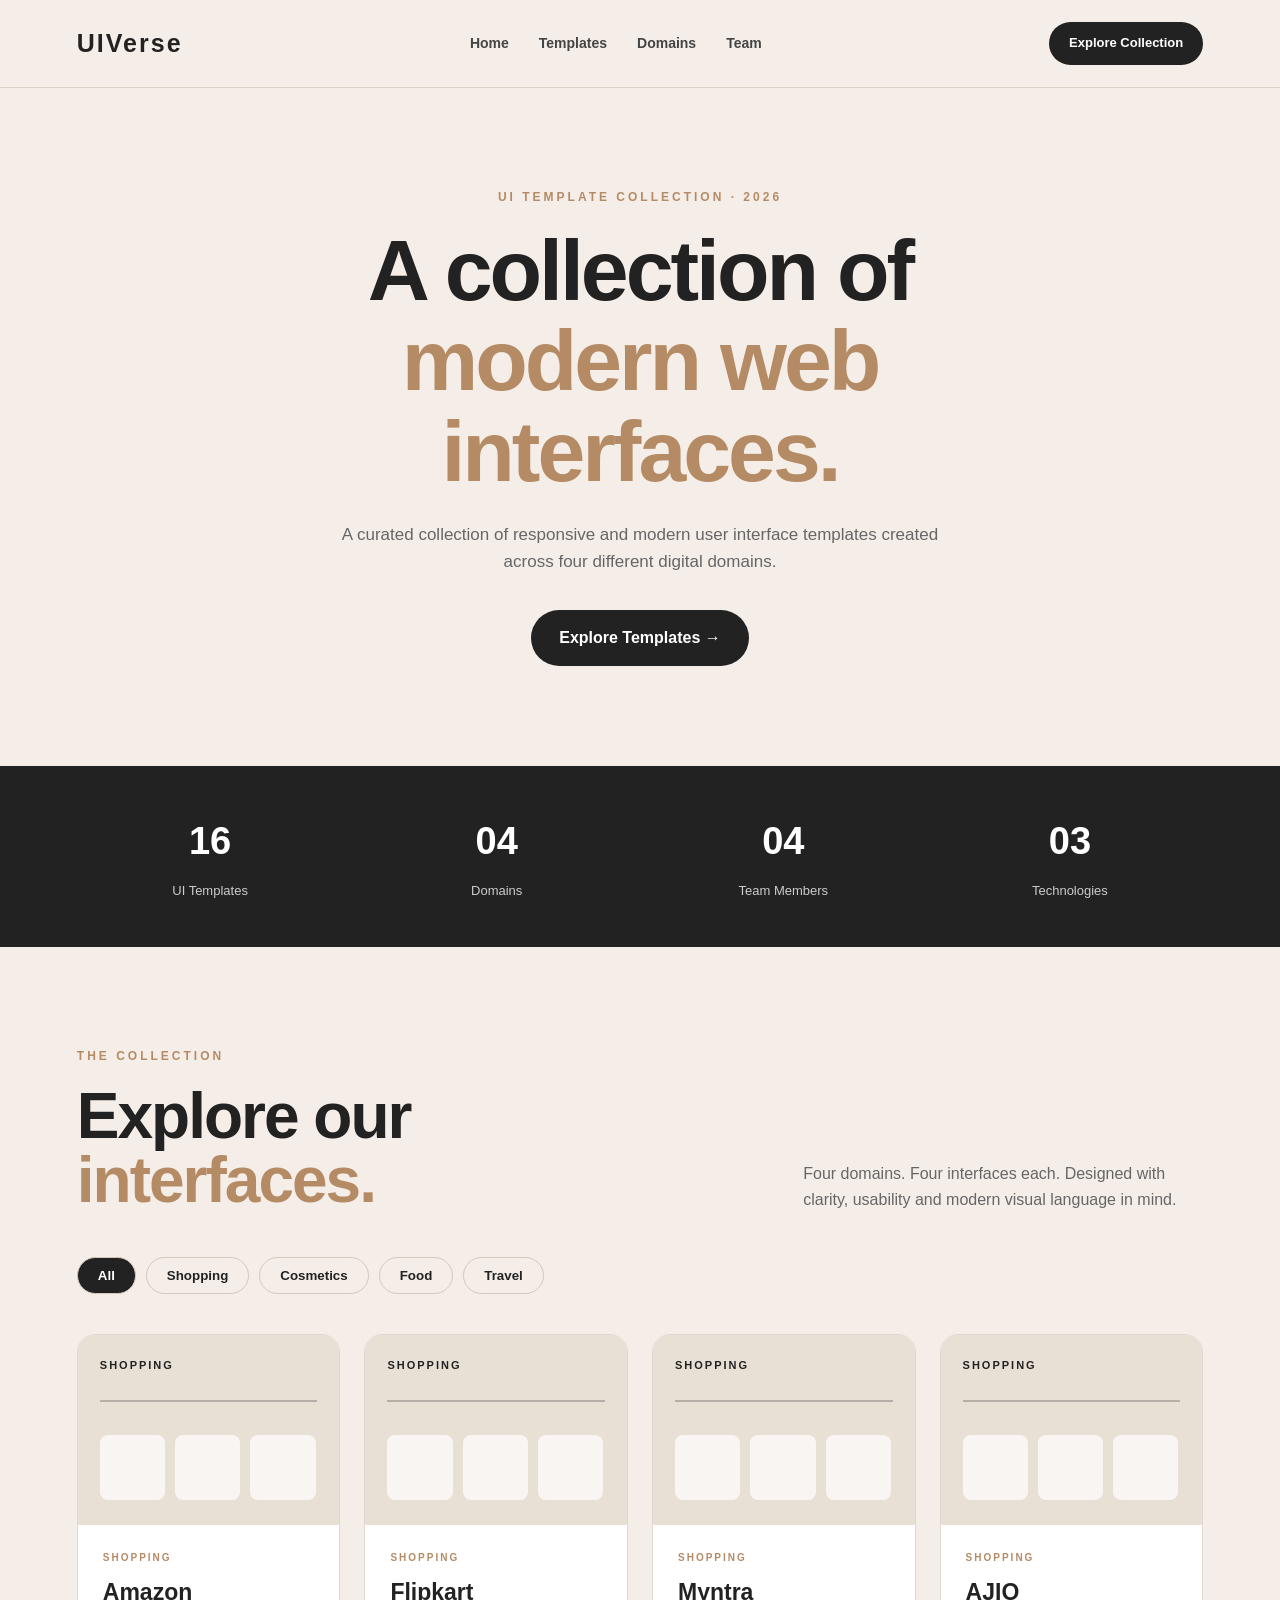
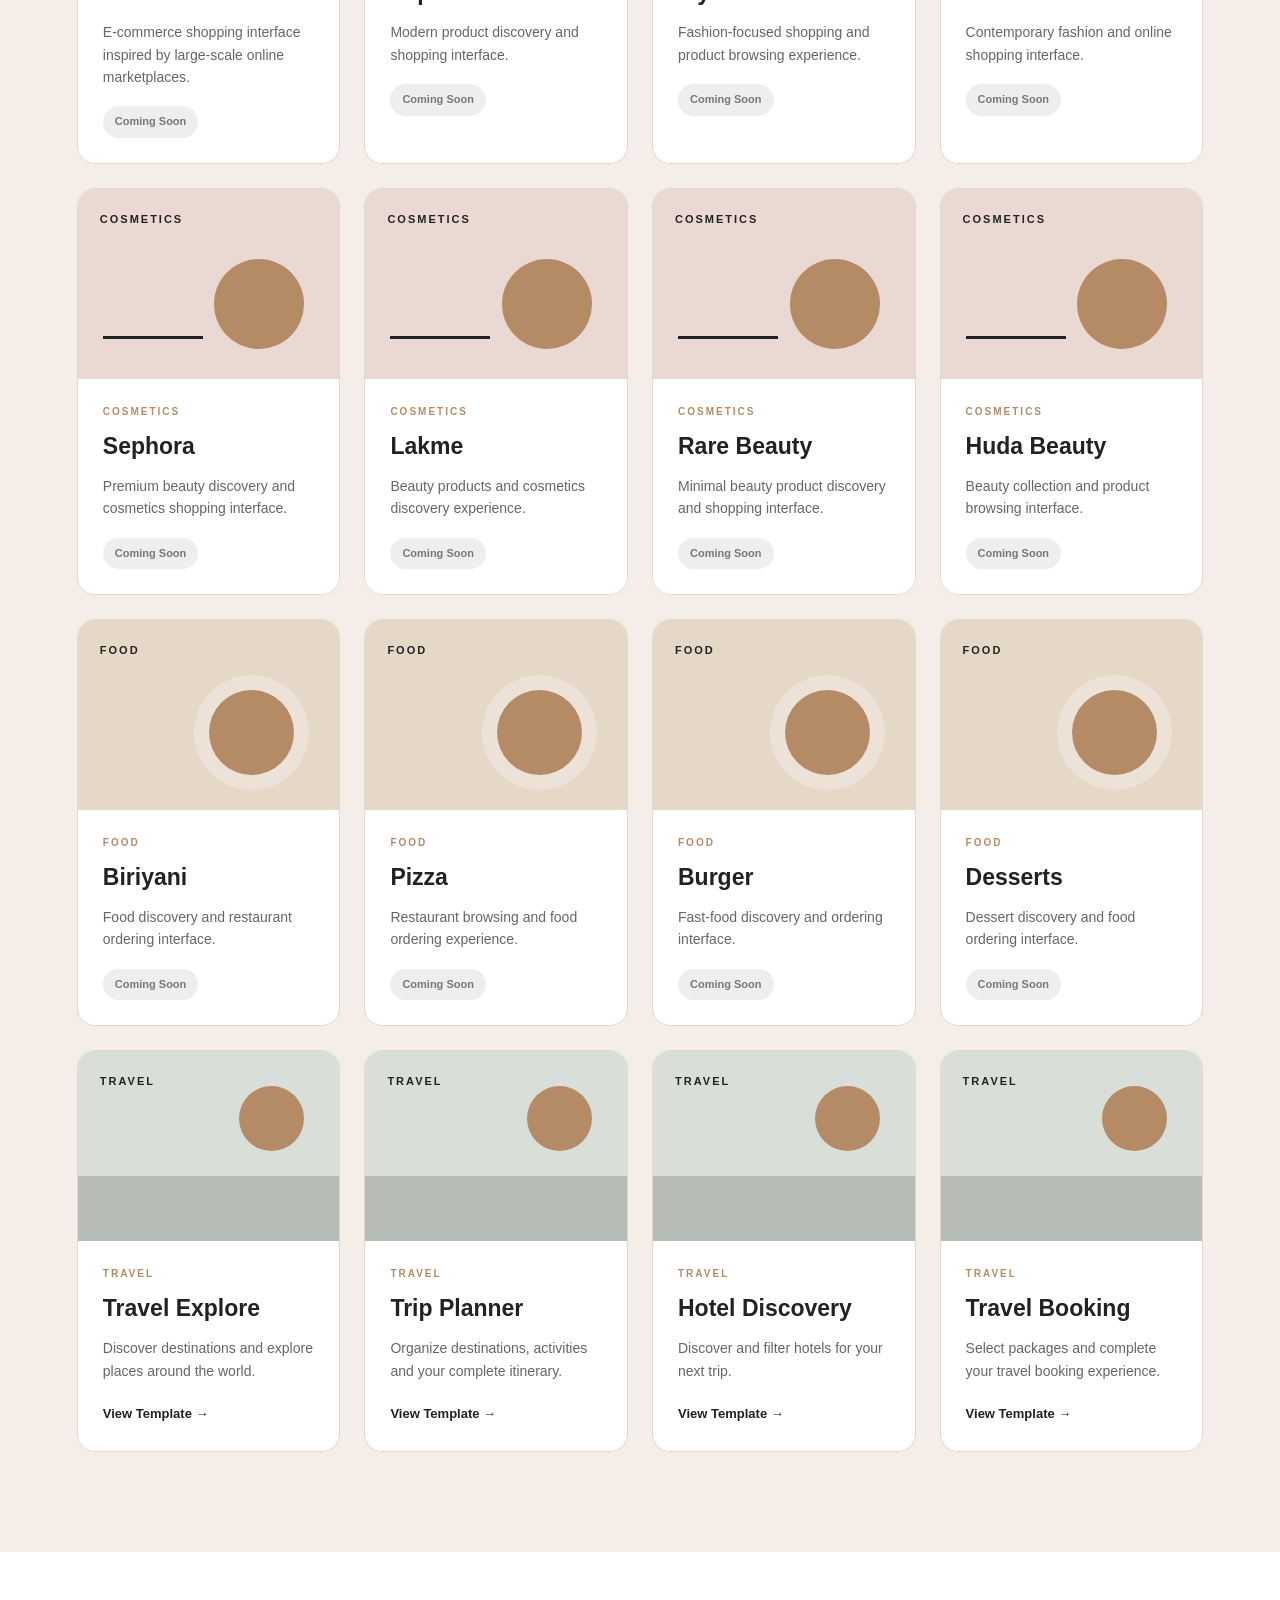
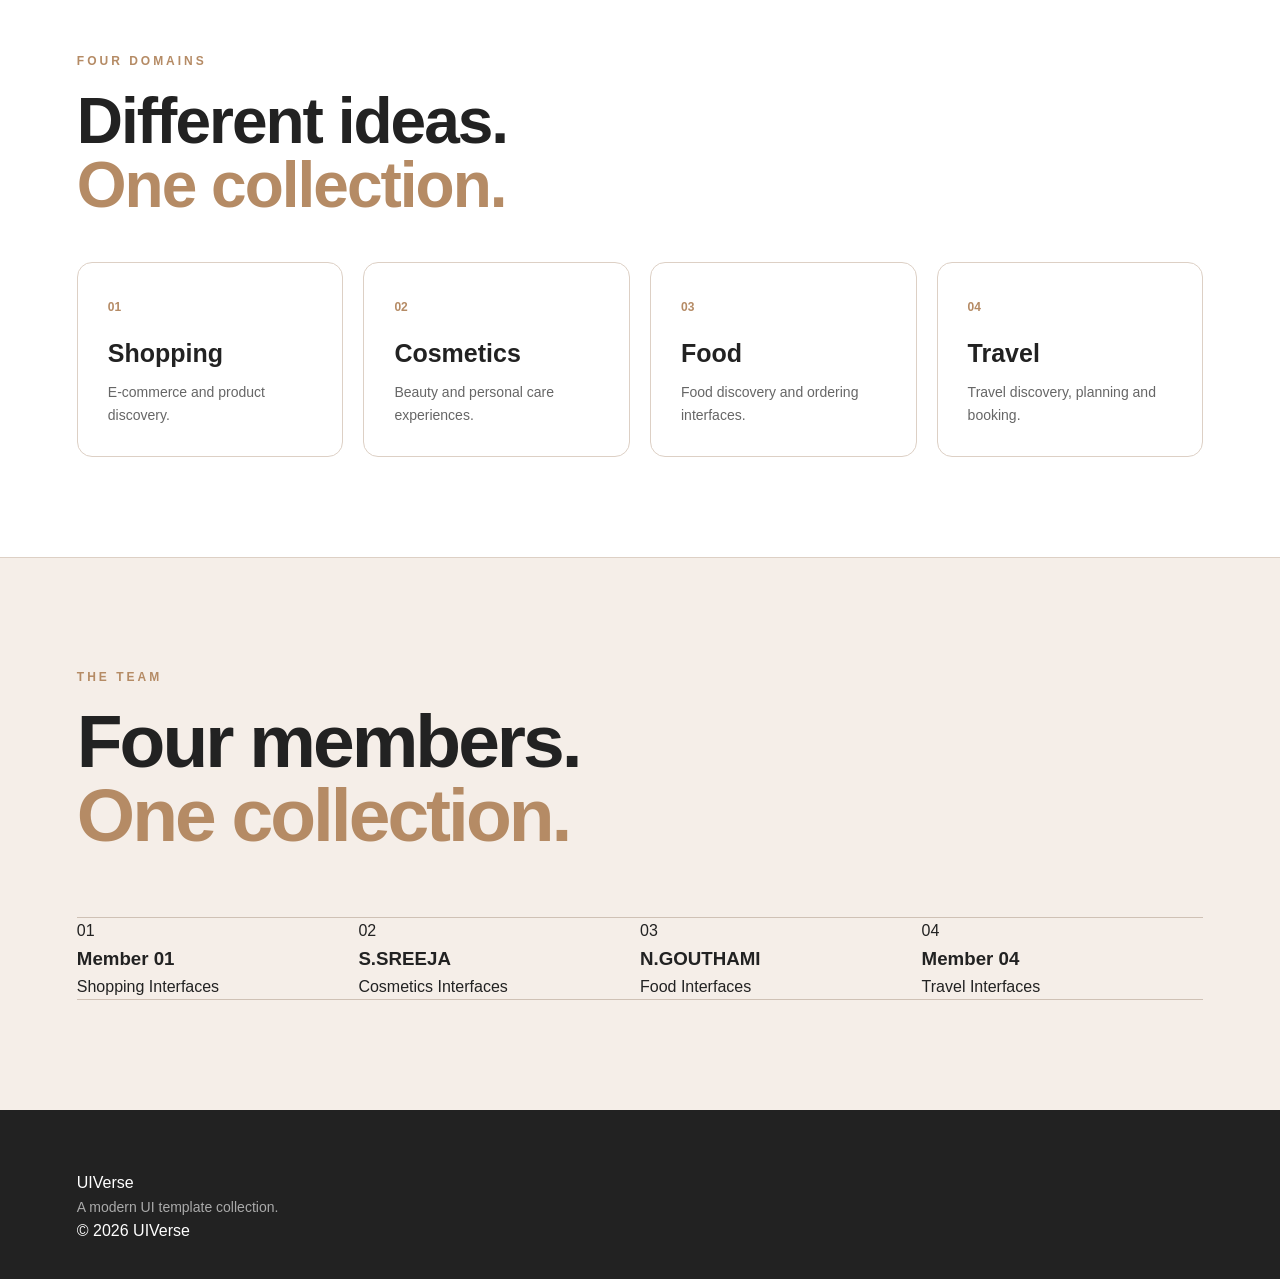
<file: index.html>
<!DOCTYPE html>
<html lang="en">

<head>
    <meta charset="UTF-8">
    <meta name="viewport" content="width=device-width, initial-scale=1.0">

    <title>UIVerse — UI Template Collection</title>

    <link rel="stylesheet" href="style.css">
</head>

<body>

    <!-- ================= NAVBAR ================= -->

    <header class="navbar">

        <a href="index.html" class="logo">
            UIVerse
        </a>

        <nav class="nav-links">
            <a href="#home">Home</a>
            <a href="#templates">Templates</a>
            <a href="#domains">Domains</a>
            <a href="#team">Team</a>
        </nav>

        <a href="#templates" class="nav-button">
            Explore Collection
        </a>

    </header>


    <!-- ================= HERO ================= -->

    <main>

        <section class="hero" id="home">

            <div class="hero-content">

                <p class="eyebrow">
                    UI TEMPLATE COLLECTION · 2026
                </p>

                <h1>
                    A collection of<br>
                    <span>modern web interfaces.</span>
                </h1>

                <p class="hero-description">
                    A curated collection of responsive and modern
                    user interface templates created across four
                    different digital domains.
                </p>

                <a href="#templates" class="hero-button">
                    Explore Templates →
                </a>

            </div>

        </section>


        <!-- ================= STATS ================= -->

        <section class="stats-section">

            <div class="stat">
                <strong>16</strong>
                <span>UI Templates</span>
            </div>

            <div class="stat">
                <strong>04</strong>
                <span>Domains</span>
            </div>

            <div class="stat">
                <strong>04</strong>
                <span>Team Members</span>
            </div>

            <div class="stat">
                <strong>03</strong>
                <span>Technologies</span>
            </div>

        </section>


        <!-- ================= TEMPLATES ================= -->

        <section class="templates-section" id="templates">

            <div class="section-heading">

                <div>
                    <p class="eyebrow">THE COLLECTION</p>

                    <h2>
                        Explore our<br>
                        <span>interfaces.</span>
                    </h2>
                </div>

                <p class="section-description">
                    Four domains. Four interfaces each.
                    Designed with clarity, usability and
                    modern visual language in mind.
                </p>

            </div>


            <!-- FILTER BUTTONS -->

            <div class="filters">

                <button class="filter active" data-filter="all">
                    All
                </button>

                <button class="filter" data-filter="shopping">
                    Shopping
                </button>

                <button class="filter" data-filter="cosmetics">
                    Cosmetics
                </button>

                <button class="filter" data-filter="food">
                    Food
                </button>

                <button class="filter" data-filter="travel">
                    Travel
                </button>

            </div>


            <!-- ================= TEMPLATE GRID ================= -->

            <div class="template-grid">


                <!-- ========== SHOPPING ========== -->

                <article class="template-card" data-category="shopping">

                    <div class="preview shopping-preview">
                        <span>SHOPPING</span>

                        <div class="preview-line"></div>
                        <div class="preview-boxes">
                            <i></i>
                            <i></i>
                            <i></i>
                        </div>
                    </div>

                    <div class="card-content">

                        <p class="card-domain">
                            SHOPPING
                        </p>

                        <h3>Amazon</h3>

                        <p>
                            E-commerce shopping interface inspired
                            by large-scale online marketplaces.
                        </p>

                        <span class="coming-soon">
                            Coming Soon
                        </span>

                    </div>

                </article>


                <article class="template-card" data-category="shopping">

                    <div class="preview shopping-preview">
                        <span>SHOPPING</span>

                        <div class="preview-line"></div>
                        <div class="preview-boxes">
                            <i></i>
                            <i></i>
                            <i></i>
                        </div>
                    </div>

                    <div class="card-content">

                        <p class="card-domain">
                            SHOPPING
                        </p>

                        <h3>Flipkart</h3>

                        <p>
                            Modern product discovery and shopping
                            interface.
                        </p>

                        <span class="coming-soon">
                            Coming Soon
                        </span>

                    </div>

                </article>


                <article class="template-card" data-category="shopping">

                    <div class="preview shopping-preview">
                        <span>SHOPPING</span>

                        <div class="preview-line"></div>
                        <div class="preview-boxes">
                            <i></i>
                            <i></i>
                            <i></i>
                        </div>
                    </div>

                    <div class="card-content">

                        <p class="card-domain">
                            SHOPPING
                        </p>

                        <h3>Myntra</h3>

                        <p>
                            Fashion-focused shopping and product
                            browsing experience.
                        </p>

                        <span class="coming-soon">
                            Coming Soon
                        </span>

                    </div>

                </article>


                <article class="template-card" data-category="shopping">

                    <div class="preview shopping-preview">
                        <span>SHOPPING</span>

                        <div class="preview-line"></div>
                        <div class="preview-boxes">
                            <i></i>
                            <i></i>
                            <i></i>
                        </div>
                    </div>

                    <div class="card-content">

                        <p class="card-domain">
                            SHOPPING
                        </p>

                        <h3>AJIO</h3>

                        <p>
                            Contemporary fashion and online shopping
                            interface.
                        </p>

                        <span class="coming-soon">
                            Coming Soon
                        </span>

                    </div>

                </article>


                <!-- ========== COSMETICS ========== -->

                <article class="template-card" data-category="cosmetics">

                    <div class="preview cosmetics-preview">
                        <span>COSMETICS</span>

                        <div class="cosmetic-circle"></div>
                        <div class="cosmetic-line"></div>
                    </div>

                    <div class="card-content">

                        <p class="card-domain">
                            COSMETICS
                        </p>

                        <h3>Sephora</h3>

                        <p>
                            Premium beauty discovery and cosmetics
                            shopping interface.
                        </p>

                        <span class="coming-soon">
                            Coming Soon
                        </span>

                    </div>

                </article>


                <article class="template-card" data-category="cosmetics">

                    <div class="preview cosmetics-preview">
                        <span>COSMETICS</span>

                        <div class="cosmetic-circle"></div>
                        <div class="cosmetic-line"></div>
                    </div>

                    <div class="card-content">

                        <p class="card-domain">
                            COSMETICS
                        </p>

                        <h3>Lakme</h3>

                        <p>
                            Beauty products and cosmetics discovery
                            experience.
                        </p>

                        <span class="coming-soon">
                            Coming Soon
                        </span>

                    </div>

                </article>


                <article class="template-card" data-category="cosmetics">

                    <div class="preview cosmetics-preview">
                        <span>COSMETICS</span>

                        <div class="cosmetic-circle"></div>
                        <div class="cosmetic-line"></div>
                    </div>

                    <div class="card-content">

                        <p class="card-domain">
                            COSMETICS
                        </p>

                        <h3>Rare Beauty</h3>

                        <p>
                            Minimal beauty product discovery and
                            shopping interface.
                        </p>

                        <span class="coming-soon">
                            Coming Soon
                        </span>

                    </div>

                </article>


                <article class="template-card" data-category="cosmetics">

                    <div class="preview cosmetics-preview">
                        <span>COSMETICS</span>

                        <div class="cosmetic-circle"></div>
                        <div class="cosmetic-line"></div>
                    </div>

                    <div class="card-content">

                        <p class="card-domain">
                            COSMETICS
                        </p>

                        <h3>Huda Beauty</h3>

                        <p>
                            Beauty collection and product browsing
                            interface.
                        </p>

                        <span class="coming-soon">
                            Coming Soon
                        </span>

                    </div>

                </article>


                <!-- ========== FOOD ========== -->

                <article class="template-card" data-category="food">

                    <div class="preview food-preview">
                        <span>FOOD</span>

                        <div class="food-plate"></div>
                    </div>

                    <div class="card-content">

                        <p class="card-domain">
                            FOOD
                        </p>

                        <h3>Biriyani</h3>

                        <p>
                            Food discovery and restaurant ordering
                            interface.
                        </p>

                        <span class="coming-soon">
                            Coming Soon
                        </span>

                    </div>

                </article>


                <article class="template-card" data-category="food">

                    <div class="preview food-preview">
                        <span>FOOD</span>

                        <div class="food-plate"></div>
                    </div>

                    <div class="card-content">

                        <p class="card-domain">
                            FOOD
                        </p>

                        <h3>Pizza</h3>

                        <p>
                            Restaurant browsing and food ordering
                            experience.
                        </p>

                        <span class="coming-soon">
                            Coming Soon
                        </span>

                    </div>

                </article>


                <article class="template-card" data-category="food">

                    <div class="preview food-preview">
                        <span>FOOD</span>

                        <div class="food-plate"></div>
                    </div>

                    <div class="card-content">

                        <p class="card-domain">
                            FOOD
                        </p>

                        <h3>Burger</h3>

                        <p>
                            Fast-food discovery and ordering
                            interface.
                        </p>

                        <span class="coming-soon">
                            Coming Soon
                        </span>

                    </div>

                </article>


                <article class="template-card" data-category="food">

                    <div class="preview food-preview">
                        <span>FOOD</span>

                        <div class="food-plate"></div>
                    </div>

                    <div class="card-content">

                        <p class="card-domain">
                            FOOD
                        </p>

                        <h3>Desserts</h3>

                        <p>
                            Dessert discovery and food ordering
                            interface.
                        </p>

                        <span class="coming-soon">
                            Coming Soon
                        </span>

                    </div>

                </article>


                <!-- ========== TRAVEL ========== -->

                <article class="template-card" data-category="travel">

                    <div class="preview travel-preview">
                        <span>TRAVEL</span>

                        <div class="travel-sun"></div>
                        <div class="travel-horizon"></div>
                    </div>

                    <div class="card-content">

                        <p class="card-domain">
                            TRAVEL
                        </p>

                        <h3>Travel Explore</h3>

                        <p>
                            Discover destinations and explore
                            places around the world.
                        </p>

                        <a href="travel_explore/index.html"
                           class="view-link">
                            View Template →
                        </a>

                    </div>

                </article>


                <article class="template-card" data-category="travel">

                    <div class="preview travel-preview">
                        <span>TRAVEL</span>

                        <div class="travel-sun"></div>
                        <div class="travel-horizon"></div>
                    </div>

                    <div class="card-content">

                        <p class="card-domain">
                            TRAVEL
                        </p>

                        <h3>Trip Planner</h3>

                        <p>
                            Organize destinations, activities
                            and your complete itinerary.
                        </p>

                        <a href="trip_planner/index.html"
                           class="view-link">
                            View Template →
                        </a>

                    </div>

                </article>


                <article class="template-card" data-category="travel">

                    <div class="preview travel-preview">
                        <span>TRAVEL</span>

                        <div class="travel-sun"></div>
                        <div class="travel-horizon"></div>
                    </div>

                    <div class="card-content">

                        <p class="card-domain">
                            TRAVEL
                        </p>

                        <h3>Hotel Discovery</h3>

                        <p>
                            Discover and filter hotels for
                            your next trip.
                        </p>

                        <a href="hotel_discovery/index.html"
                           class="view-link">
                            View Template →
                        </a>

                    </div>

                </article>


                <article class="template-card" data-category="travel">

                    <div class="preview travel-preview">
                        <span>TRAVEL</span>

                        <div class="travel-sun"></div>
                        <div class="travel-horizon"></div>
                    </div>

                    <div class="card-content">

                        <p class="card-domain">
                            TRAVEL
                        </p>

                        <h3>Travel Booking</h3>

                        <p>
                            Select packages and complete your
                            travel booking experience.
                        </p>

                        <a href="travel_booking/index.html"
                           class="view-link">
                            View Template →
                        </a>

                    </div>

                </article>

            </div>

        </section>


        <!-- ================= DOMAINS ================= -->

        <section class="domains-section" id="domains">

            <div class="section-heading">

                <div>
                    <p class="eyebrow">FOUR DOMAINS</p>

                    <h2>
                        Different ideas.<br>
                        <span>One collection.</span>
                    </h2>
                </div>

            </div>


            <div class="domain-grid">

                <div class="domain-item">
                    <span>01</span>
                    <h3>Shopping</h3>
                    <p>
                        E-commerce and product discovery.
                    </p>
                </div>

                <div class="domain-item">
                    <span>02</span>
                    <h3>Cosmetics</h3>
                    <p>
                        Beauty and personal care experiences.
                    </p>
                </div>

                <div class="domain-item">
                    <span>03</span>
                    <h3>Food</h3>
                    <p>
                        Food discovery and ordering interfaces.
                    </p>
                </div>

                <div class="domain-item">
                    <span>04</span>
                    <h3>Travel</h3>
                    <p>
                        Travel discovery, planning and booking.
                    </p>
                </div>

            </div>

        </section>


        <!-- ================= TEAM ================= -->

        <section class="team-section" id="team">

            <div class="section-heading">

                <div>
                    <p class="eyebrow">THE TEAM</p>

                    <h2>
                        Four members.<br>
                        <span>One collection.</span>
                    </h2>
                </div>

            </div>


            <div class="team-grid">

                <div class="team-card">
                    <span>01</span>
                    <h3>Member 01</h3>
                    <p>Shopping Interfaces</p>
                </div>

                <div class="team-card">
                    <span>02</span>
                    <h3>S.SREEJA</h3>
                    <p>Cosmetics Interfaces</p>
                </div>

                <div class="team-card">
                    <span>03</span>
                    <h3>N.GOUTHAMI</h3>
                    <p>Food Interfaces</p>
                </div>

                <div class="team-card">
                    <span>04</span>
                    <h3>Member 04</h3>
                    <p>Travel Interfaces</p>
                </div>

            </div>

        </section>

    </main>


    <!-- ================= FOOTER ================= -->

    <footer>

        <div class="footer-logo">
            UIVerse
        </div>

        <p>
            A modern UI template collection.
        </p>

        <span>
            © 2026 UIVerse
        </span>

    </footer>


    <script src="script.js"></script>

</body>

</html>
</file>
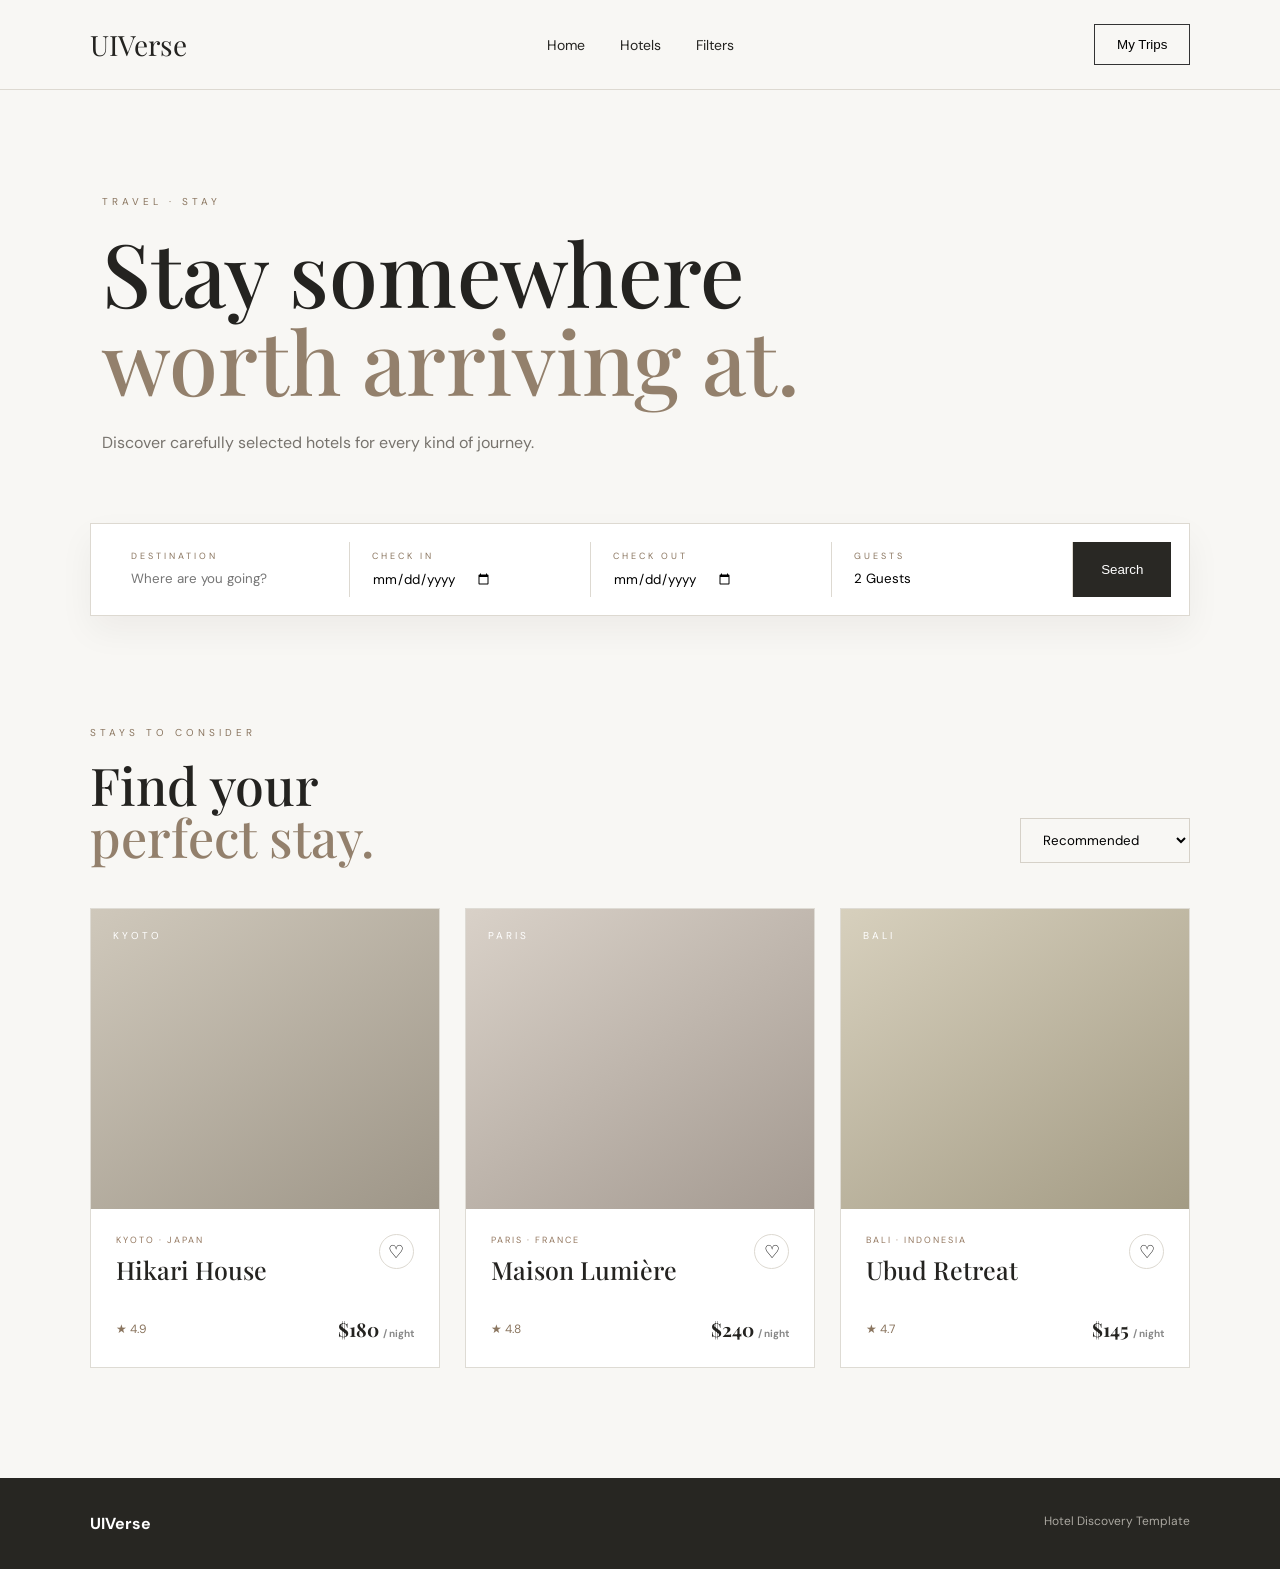
<file: hotel_discovery/index.html>
<!DOCTYPE html>
<html lang="en">

<head>

    <meta charset="UTF-8">
    <meta name="viewport" content="width=device-width, initial-scale=1.0">

    <title>Hotel Discovery — UIVerse</title>

    <link rel="stylesheet" href="style.css">

</head>

<body>

    <header class="navbar">

        <a href="../index.html" class="logo">
            UIVerse
        </a>

        <nav>
            <a href="../index.html">Home</a>
            <a href="#hotels">Hotels</a>
            <a href="#filters">Filters</a>
        </nav>

        <button class="outline-button">
            My Trips
        </button>

    </header>


    <main>

        <section class="hero">

            <p class="eyebrow">
                TRAVEL · STAY
            </p>

            <h1>
                Stay somewhere<br>
                <span>worth arriving at.</span>
            </h1>

            <p>
                Discover carefully selected hotels for
                every kind of journey.
            </p>

        </section>


        <section class="search-section" id="filters">

            <div class="field">

                <label>DESTINATION</label>

                <input
                    id="locationInput"
                    type="text"
                    placeholder="Where are you going?">

            </div>


            <div class="field">

                <label>CHECK IN</label>

                <input type="date">

            </div>


            <div class="field">

                <label>CHECK OUT</label>

                <input type="date">

            </div>


            <div class="field">

                <label>GUESTS</label>

                <input
                    type="text"
                    value="2 Guests">

            </div>


            <button id="searchHotels">
                Search
            </button>

        </section>


        <section class="hotel-section" id="hotels">

            <div class="section-heading">

                <div>
                    <p class="eyebrow">
                        STAYS TO CONSIDER
                    </p>

                    <h2>
                        Find your<br>
                        <span>perfect stay.</span>
                    </h2>
                </div>

                <select id="sortSelect">

                    <option value="default">
                        Recommended
                    </option>

                    <option value="low">
                        Price: Low to High
                    </option>

                    <option value="high">
                        Price: High to Low
                    </option>

                </select>

            </div>


            <div class="hotel-grid" id="hotelGrid">


                <article class="hotel-card" data-price="180">

                    <div class="hotel-image hotel-one">
                        <span>KYOTO</span>
                    </div>

                    <div class="hotel-content">

                        <div class="hotel-top">

                            <div>
                                <p>KYOTO · JAPAN</p>
                                <h3>Hikari House</h3>
                            </div>

                            <button class="heart">
                                ♡
                            </button>

                        </div>

                        <div class="hotel-bottom">

                            <span>
                                ★ 4.9
                            </span>

                            <strong>
                                $180 <small>/ night</small>
                            </strong>

                        </div>

                    </div>

                </article>


                <article class="hotel-card" data-price="240">

                    <div class="hotel-image hotel-two">
                        <span>PARIS</span>
                    </div>

                    <div class="hotel-content">

                        <div class="hotel-top">

                            <div>
                                <p>PARIS · FRANCE</p>
                                <h3>Maison Lumière</h3>
                            </div>

                            <button class="heart">
                                ♡
                            </button>

                        </div>

                        <div class="hotel-bottom">

                            <span>
                                ★ 4.8
                            </span>

                            <strong>
                                $240 <small>/ night</small>
                            </strong>

                        </div>

                    </div>

                </article>


                <article class="hotel-card" data-price="145">

                    <div class="hotel-image hotel-three">
                        <span>BALI</span>
                    </div>

                    <div class="hotel-content">

                        <div class="hotel-top">

                            <div>
                                <p>BALI · INDONESIA</p>
                                <h3>Ubud Retreat</h3>
                            </div>

                            <button class="heart">
                                ♡
                            </button>

                        </div>

                        <div class="hotel-bottom">

                            <span>
                                ★ 4.7
                            </span>

                            <strong>
                                $145 <small>/ night</small>
                            </strong>

                        </div>

                    </div>

                </article>


            </div>

        </section>

    </main>


    <footer>

        <strong>UIVerse</strong>

        <span>Hotel Discovery Template</span>

    </footer>


    <script src="script.js"></script>

</body>

</html>
</file>
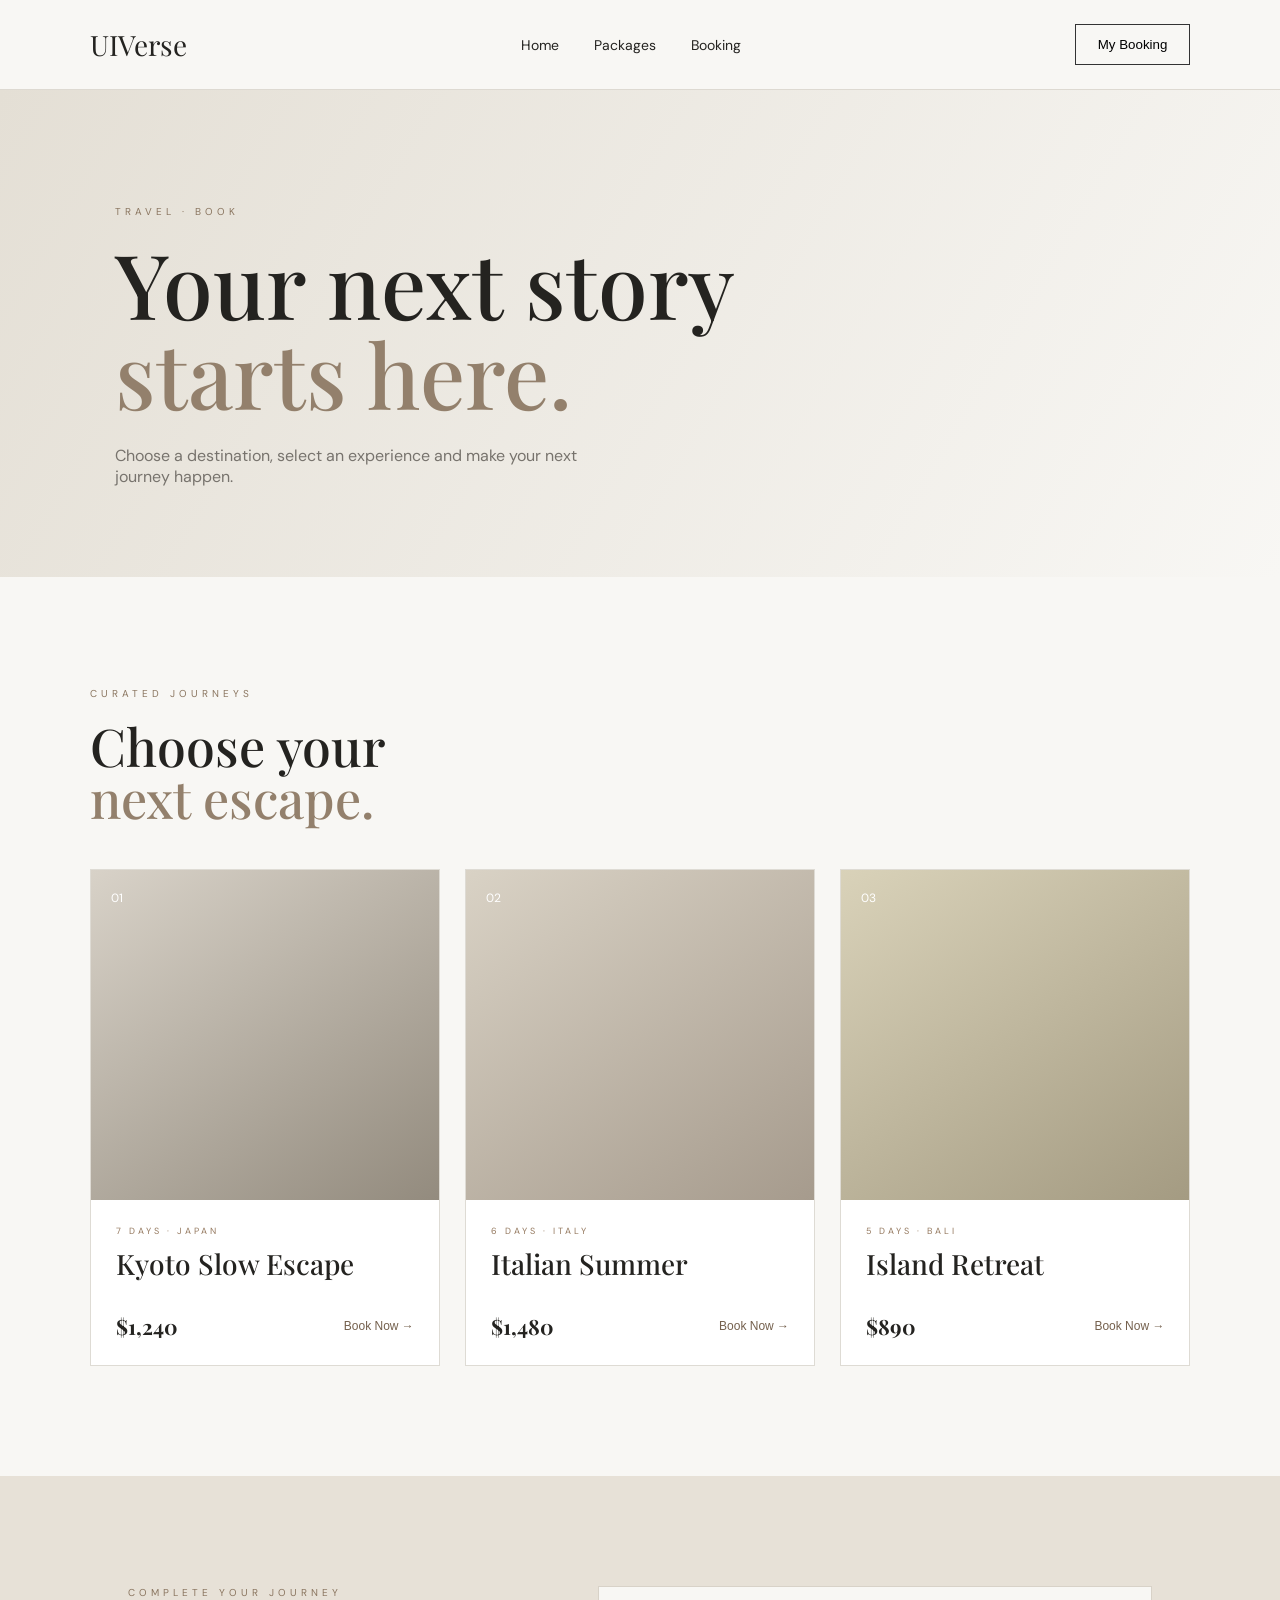
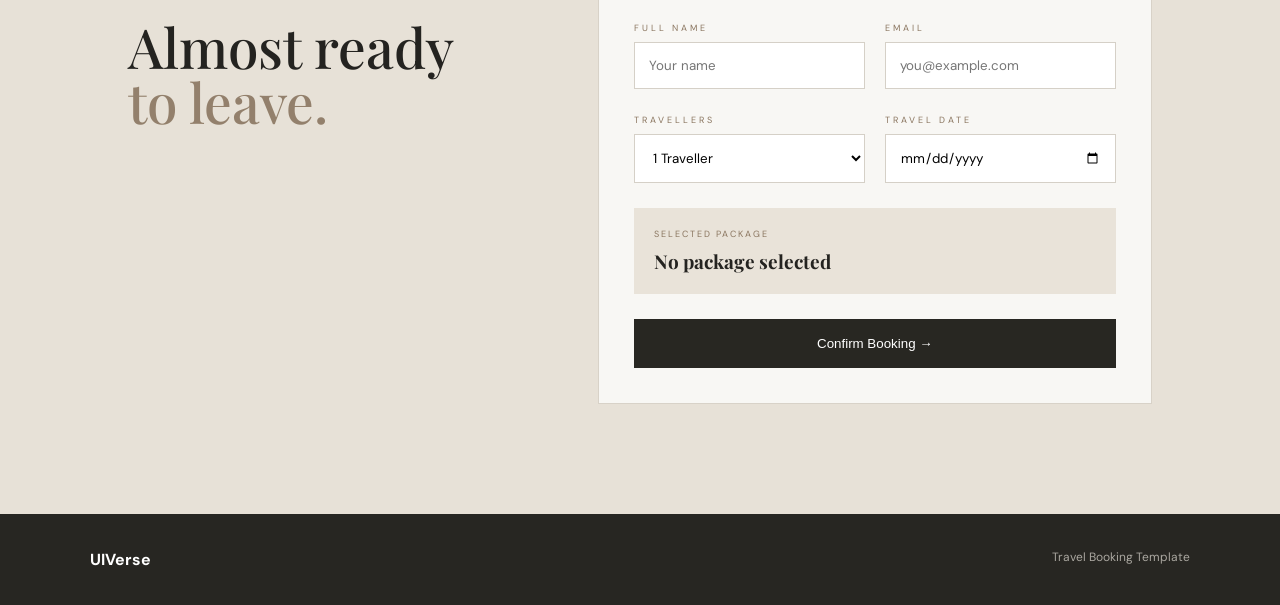
<file: travel_booking/index.html>
<!DOCTYPE html>
<html lang="en">

<head>

    <meta charset="UTF-8">
    <meta name="viewport" content="width=device-width, initial-scale=1.0">

    <title>Travel Booking — UIVerse</title>

    <link rel="stylesheet" href="style.css">

</head>

<body>

    <header class="navbar">

        <a href="../index.html" class="logo">
            UIVerse
        </a>

        <nav>
            <a href="../index.html">Home</a>
            <a href="#packages">Packages</a>
            <a href="#booking">Booking</a>
        </nav>

        <button class="outline-button">
            My Booking
        </button>

    </header>


    <main>

        <section class="hero">

            <div>

                <p class="eyebrow">
                    TRAVEL · BOOK
                </p>

                <h1>
                    Your next story<br>
                    <span>starts here.</span>
                </h1>

                <p>
                    Choose a destination, select an experience
                    and make your next journey happen.
                </p>

            </div>

        </section>


        <section class="packages" id="packages">

            <div class="section-heading">

                <div>

                    <p class="eyebrow">
                        CURATED JOURNEYS
                    </p>

                    <h2>
                        Choose your<br>
                        <span>next escape.</span>
                    </h2>

                </div>

            </div>


            <div class="package-grid">


                <article class="package-card">

                    <div class="package-image japan">

                        <span>01</span>

                    </div>

                    <div class="package-content">

                        <p>7 DAYS · JAPAN</p>

                        <h3>Kyoto Slow Escape</h3>

                        <div class="package-bottom">

                            <strong>
                                $1,240
                            </strong>

                            <button
                                class="book-button"
                                data-package="Kyoto Slow Escape">

                                Book Now →

                            </button>

                        </div>

                    </div>

                </article>


                <article class="package-card">

                    <div class="package-image italy">

                        <span>02</span>

                    </div>

                    <div class="package-content">

                        <p>6 DAYS · ITALY</p>

                        <h3>Italian Summer</h3>

                        <div class="package-bottom">

                            <strong>
                                $1,480
                            </strong>

                            <button
                                class="book-button"
                                data-package="Italian Summer">

                                Book Now →

                            </button>

                        </div>

                    </div>

                </article>


                <article class="package-card">

                    <div class="package-image bali">

                        <span>03</span>

                    </div>

                    <div class="package-content">

                        <p>5 DAYS · BALI</p>

                        <h3>Island Retreat</h3>

                        <div class="package-bottom">

                            <strong>
                                $890
                            </strong>

                            <button
                                class="book-button"
                                data-package="Island Retreat">

                                Book Now →

                            </button>

                        </div>

                    </div>

                </article>


            </div>

        </section>


        <section class="booking-section" id="booking">

            <div class="booking-heading">

                <p class="eyebrow">
                    COMPLETE YOUR JOURNEY
                </p>

                <h2>
                    Almost ready<br>
                    <span>to leave.</span>
                </h2>

            </div>


            <form id="bookingForm">

                <div class="form-row">

                    <div class="input-group">

                        <label>FULL NAME</label>

                        <input
                            type="text"
                            placeholder="Your name"
                            required>

                    </div>


                    <div class="input-group">

                        <label>EMAIL</label>

                        <input
                            type="email"
                            placeholder="you@example.com"
                            required>

                    </div>

                </div>


                <div class="form-row">

                    <div class="input-group">

                        <label>TRAVELLERS</label>

                        <select>

                            <option>1 Traveller</option>
                            <option>2 Travellers</option>
                            <option>3 Travellers</option>
                            <option>4 Travellers</option>

                        </select>

                    </div>


                    <div class="input-group">

                        <label>TRAVEL DATE</label>

                        <input type="date" required>

                    </div>

                </div>


                <div class="selected-package">

                    <span>SELECTED PACKAGE</span>

                    <strong id="selectedPackage">
                        No package selected
                    </strong>

                </div>


                <button class="submit-button" type="submit">

                    Confirm Booking →

                </button>

            </form>

        </section>


    </main>


    <footer>

        <strong>UIVerse</strong>

        <span>Travel Booking Template</span>

    </footer>


    <script src="script.js"></script>

</body>

</html>
</file>
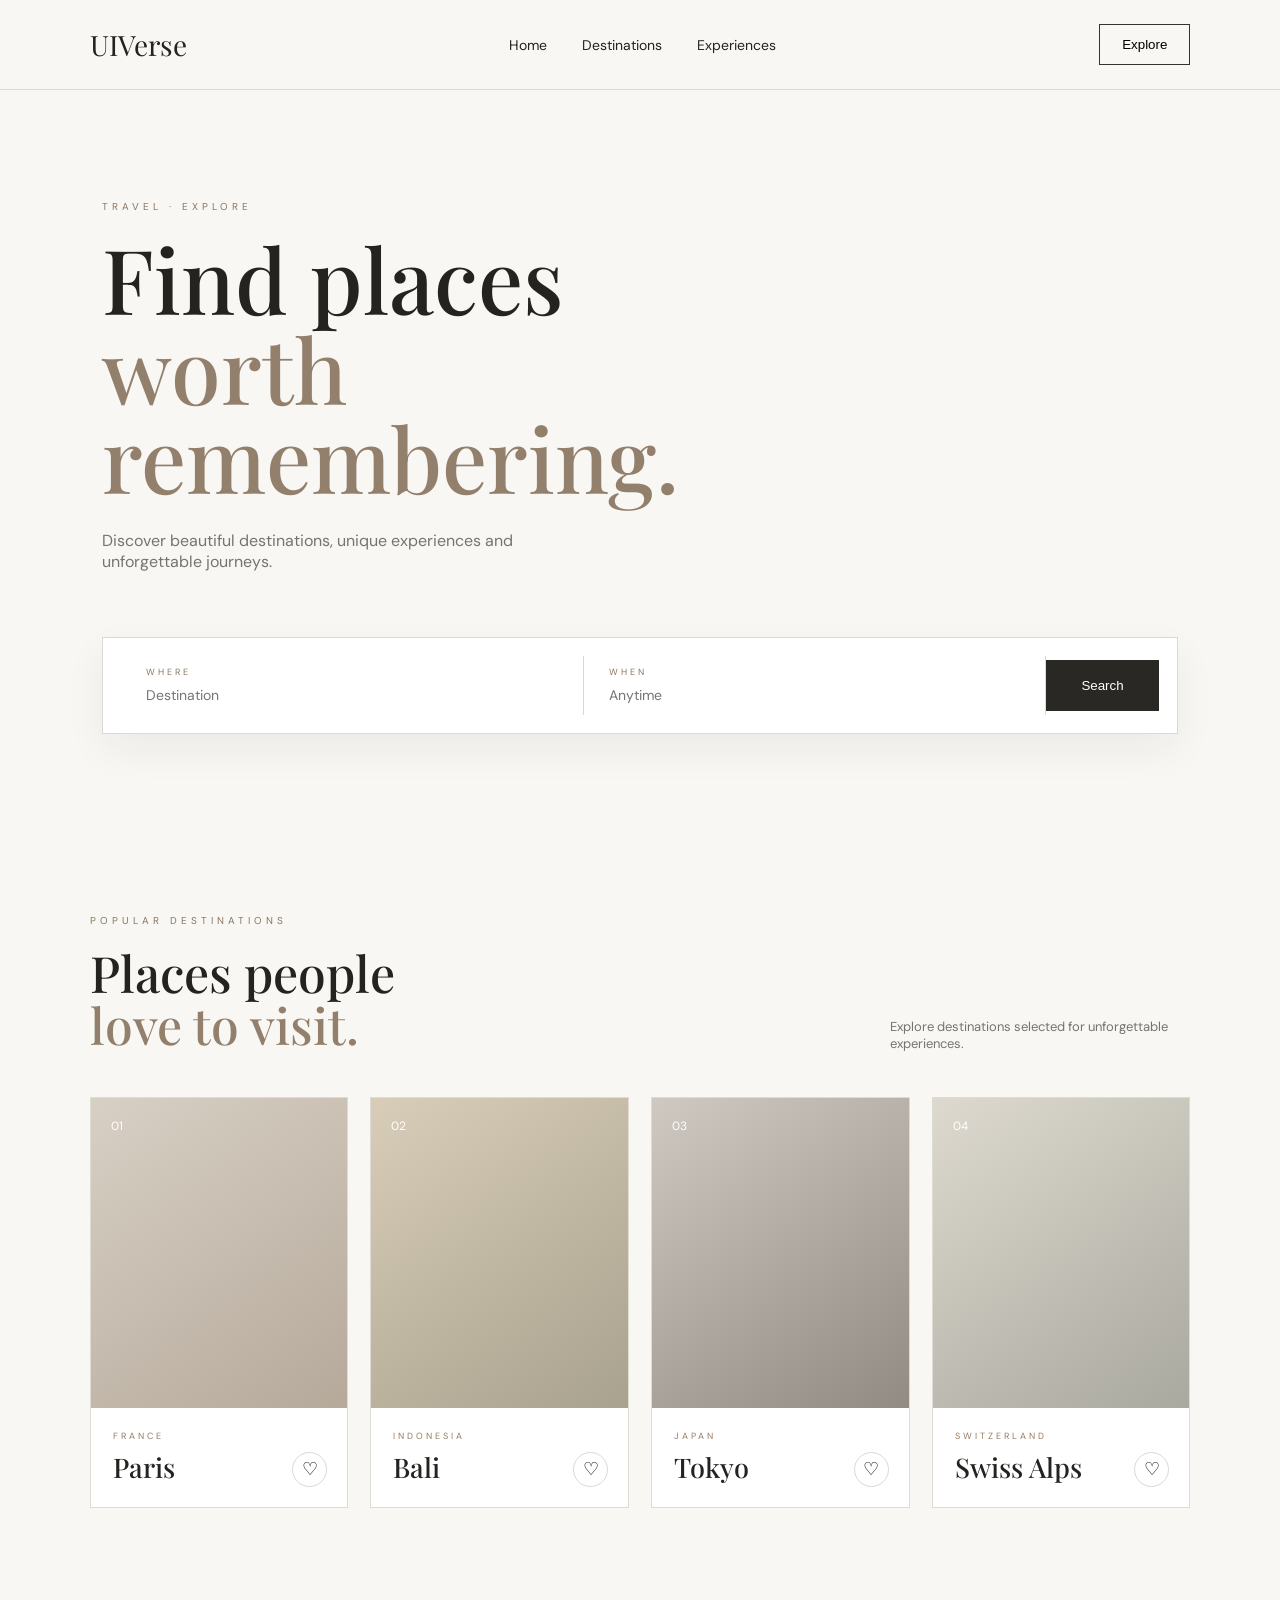
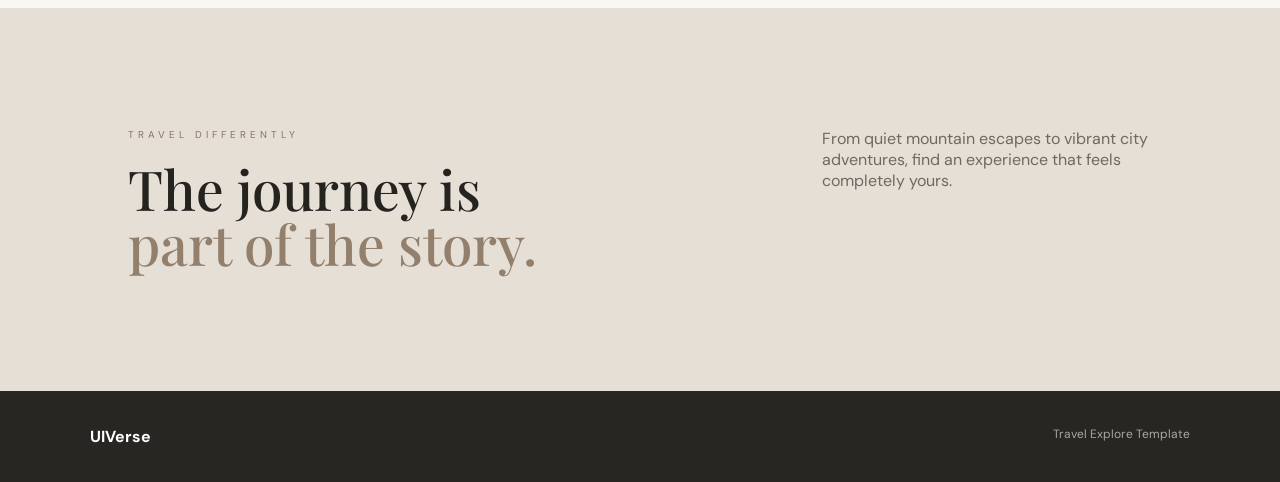
<file: travel_explore/index.html>
<!DOCTYPE html>
<html lang="en">

<head>

    <meta charset="UTF-8">
    <meta name="viewport" content="width=device-width, initial-scale=1.0">

    <title>Travel Explore — UIVerse</title>

    <link rel="stylesheet" href="style.css">

</head>

<body>

    <header class="navbar">

        <a href="../index.html" class="logo">
            UIVerse
        </a>

        <nav>
            <a href="../index.html">Home</a>
            <a href="#destinations">Destinations</a>
            <a href="#experiences">Experiences</a>
        </nav>

        <button class="outline-button">
            Explore
        </button>

    </header>


    <main>

        <section class="hero">

            <div class="hero-text">

                <p class="eyebrow">
                    TRAVEL · EXPLORE
                </p>

                <h1>
                    Find places<br>
                    <span>worth remembering.</span>
                </h1>

                <p>
                    Discover beautiful destinations, unique
                    experiences and unforgettable journeys.
                </p>

            </div>


            <div class="search-box">

                <div class="search-field">
                    <label>WHERE</label>
                    <input
                        type="text"
                        id="destinationInput"
                        placeholder="Destination">
                </div>

                <div class="search-field">
                    <label>WHEN</label>
                    <input type="text" placeholder="Anytime">
                </div>

                <button id="searchBtn">
                    Search
                </button>

            </div>

        </section>


        <section class="destinations" id="destinations">

            <div class="section-title">

                <div>
                    <p class="eyebrow">POPULAR DESTINATIONS</p>

                    <h2>
                        Places people<br>
                        <span>love to visit.</span>
                    </h2>
                </div>

                <p>
                    Explore destinations selected for
                    unforgettable experiences.
                </p>

            </div>


            <div class="destination-grid">

                <article class="destination-card">

                    <div class="destination-image paris">
                        <span>01</span>
                    </div>

                    <div class="destination-content">

                        <p>FRANCE</p>

                        <h3>Paris</h3>

                        <button class="favorite">
                            ♡
                        </button>

                    </div>

                </article>


                <article class="destination-card">

                    <div class="destination-image bali">
                        <span>02</span>
                    </div>

                    <div class="destination-content">

                        <p>INDONESIA</p>

                        <h3>Bali</h3>

                        <button class="favorite">
                            ♡
                        </button>

                    </div>

                </article>


                <article class="destination-card">

                    <div class="destination-image tokyo">
                        <span>03</span>
                    </div>

                    <div class="destination-content">

                        <p>JAPAN</p>

                        <h3>Tokyo</h3>

                        <button class="favorite">
                            ♡
                        </button>

                    </div>

                </article>


                <article class="destination-card">

                    <div class="destination-image swiss">
                        <span>04</span>
                    </div>

                    <div class="destination-content">

                        <p>SWITZERLAND</p>

                        <h3>Swiss Alps</h3>

                        <button class="favorite">
                            ♡
                        </button>

                    </div>

                </article>

            </div>

        </section>


        <section class="experience-section" id="experiences">

            <div>

                <p class="eyebrow">
                    TRAVEL DIFFERENTLY
                </p>

                <h2>
                    The journey is<br>
                    <span>part of the story.</span>
                </h2>

            </div>

            <p>
                From quiet mountain escapes to vibrant city
                adventures, find an experience that feels
                completely yours.
            </p>

        </section>

    </main>


    <footer>

        <strong>UIVerse</strong>

        <span>Travel Explore Template</span>

    </footer>


    <script src="script.js"></script>

</body>

</html>
</file>
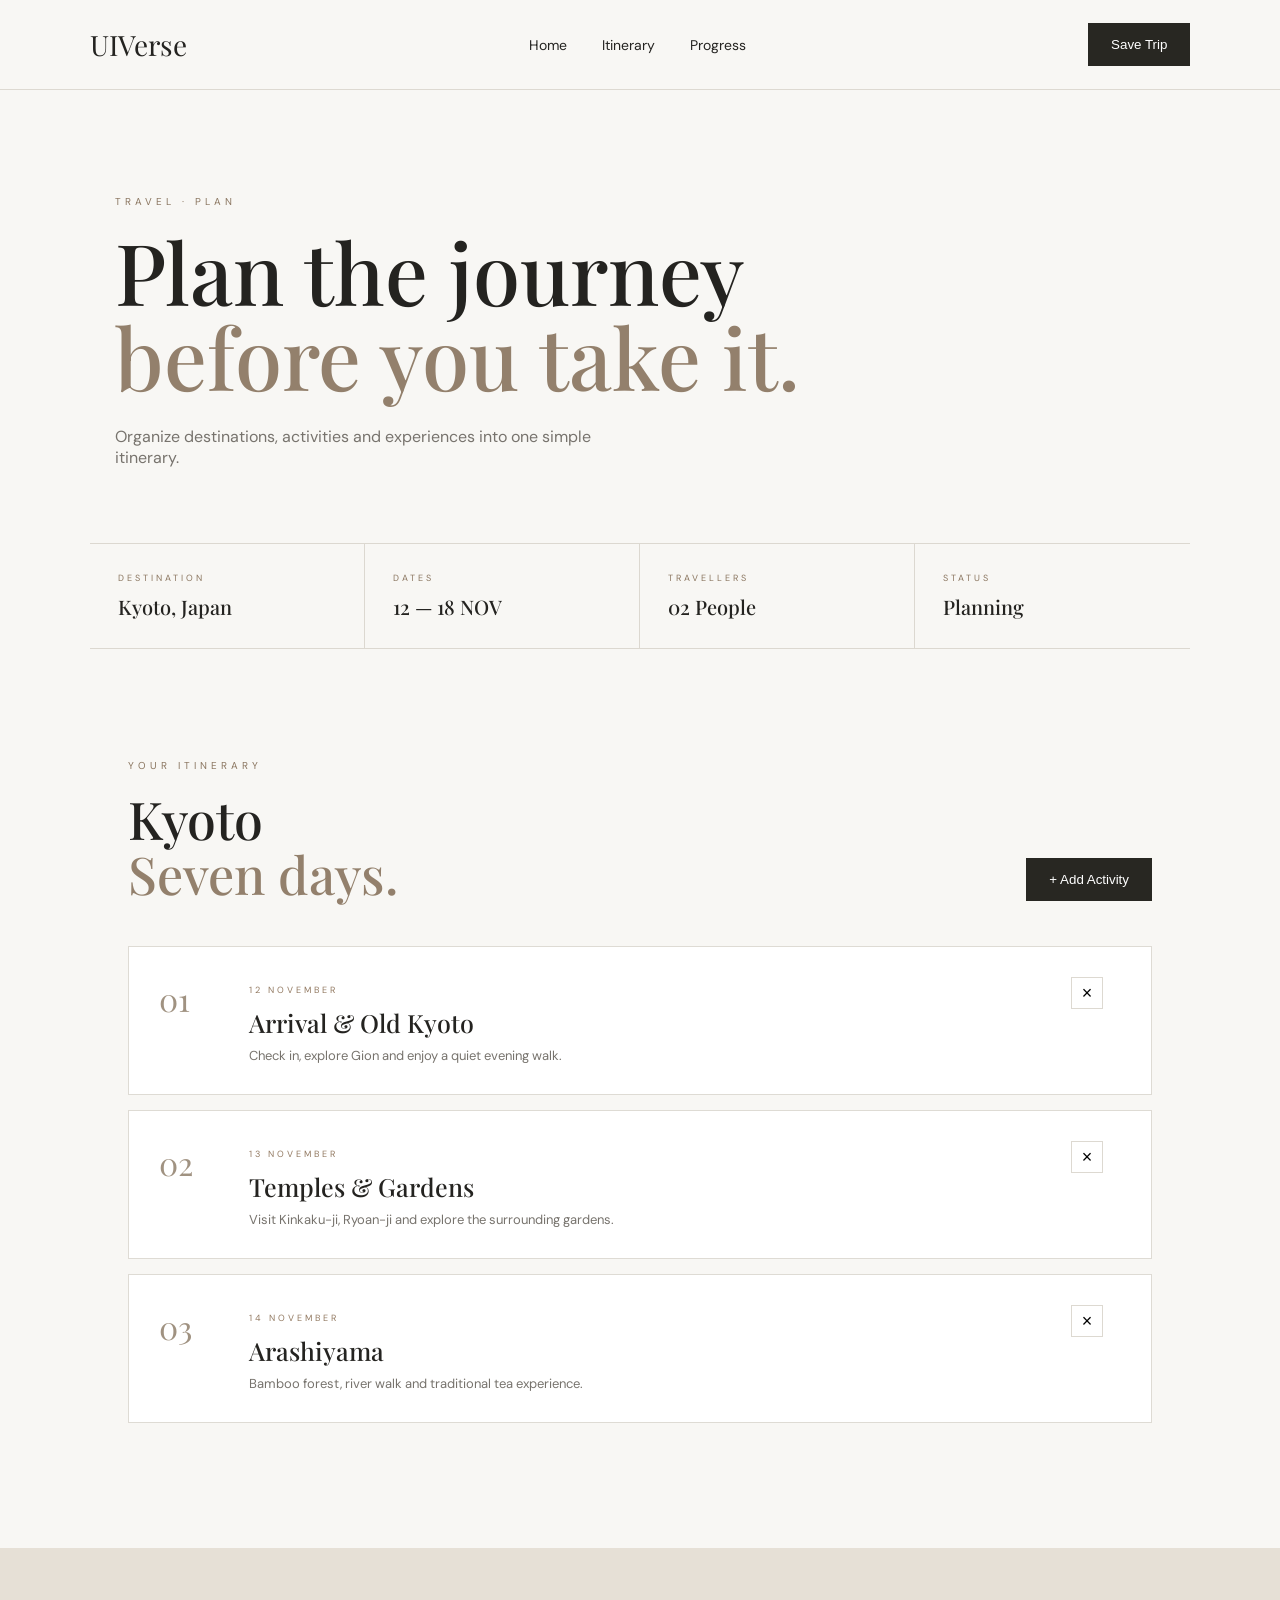
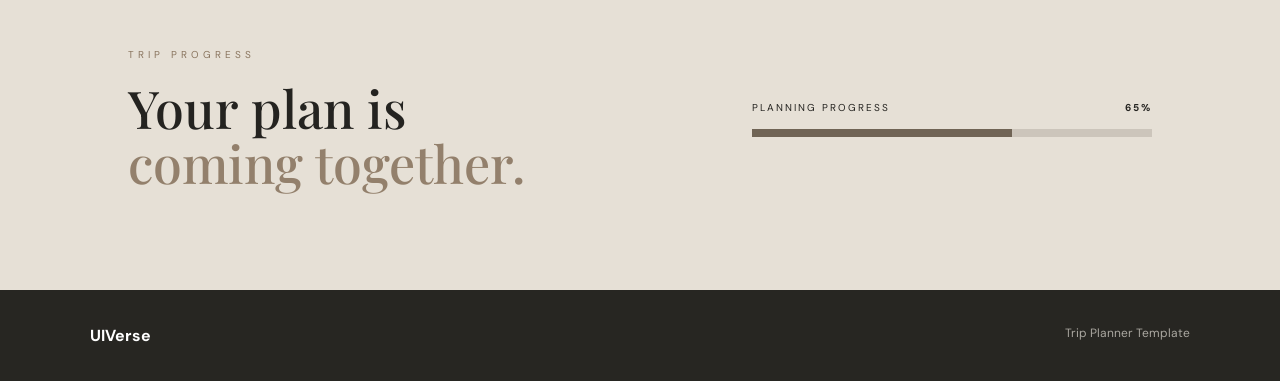
<file: trip_planner/index.html>
<!DOCTYPE html>
<html lang="en">

<head>

    <meta charset="UTF-8">
    <meta name="viewport" content="width=device-width, initial-scale=1.0">

    <title>Trip Planner — UIVerse</title>

    <link rel="stylesheet" href="style.css">

</head>

<body>

    <header class="navbar">

        <a href="../index.html" class="logo">
            UIVerse
        </a>

        <nav>
            <a href="../index.html">Home</a>
            <a href="#itinerary">Itinerary</a>
            <a href="#progress">Progress</a>
        </nav>

        <button id="saveBtn">
            Save Trip
        </button>

    </header>


    <main>

        <section class="planner-hero">

            <p class="eyebrow">
                TRAVEL · PLAN
            </p>

            <h1>
                Plan the journey<br>
                <span>before you take it.</span>
            </h1>

            <p>
                Organize destinations, activities and
                experiences into one simple itinerary.
            </p>

        </section>


        <section class="trip-summary">

            <div>
                <span>DESTINATION</span>
                <strong>Kyoto, Japan</strong>
            </div>

            <div>
                <span>DATES</span>
                <strong>12 — 18 NOV</strong>
            </div>

            <div>
                <span>TRAVELLERS</span>
                <strong>02 People</strong>
            </div>

            <div>
                <span>STATUS</span>
                <strong>Planning</strong>
            </div>

        </section>


        <section class="planner-content" id="itinerary">

            <div class="planner-heading">

                <div>
                    <p class="eyebrow">YOUR ITINERARY</p>

                    <h2>
                        Kyoto<br>
                        <span>Seven days.</span>
                    </h2>
                </div>

                <button id="addActivity">
                    + Add Activity
                </button>

            </div>


            <div id="activityList">

                <div class="day-card">

                    <div class="day-number">
                        01
                    </div>

                    <div class="day-info">

                        <span>12 NOVEMBER</span>

                        <h3>Arrival & Old Kyoto</h3>

                        <p>
                            Check in, explore Gion and enjoy
                            a quiet evening walk.
                        </p>

                    </div>

                    <button class="delete-btn">
                        ×
                    </button>

                </div>


                <div class="day-card">

                    <div class="day-number">
                        02
                    </div>

                    <div class="day-info">

                        <span>13 NOVEMBER</span>

                        <h3>Temples & Gardens</h3>

                        <p>
                            Visit Kinkaku-ji, Ryoan-ji and
                            explore the surrounding gardens.
                        </p>

                    </div>

                    <button class="delete-btn">
                        ×
                    </button>

                </div>


                <div class="day-card">

                    <div class="day-number">
                        03
                    </div>

                    <div class="day-info">

                        <span>14 NOVEMBER</span>

                        <h3>Arashiyama</h3>

                        <p>
                            Bamboo forest, river walk and
                            traditional tea experience.
                        </p>

                    </div>

                    <button class="delete-btn">
                        ×
                    </button>

                </div>

            </div>

        </section>


        <section class="progress-section" id="progress">

            <div>

                <p class="eyebrow">
                    TRIP PROGRESS
                </p>

                <h2>
                    Your plan is<br>
                    <span>coming together.</span>
                </h2>

            </div>

            <div class="progress-box">

                <div class="progress-top">
                    <span>PLANNING PROGRESS</span>
                    <strong>65%</strong>
                </div>

                <div class="progress-bar">
                    <div></div>
                </div>

            </div>

        </section>

    </main>


    <footer>

        <strong>UIVerse</strong>

        <span>Trip Planner Template</span>

    </footer>


    <script src="script.js"></script>

</body>

</html>
</file>
<file: style.css>
* {
    box-sizing: border-box;
    margin: 0;
    padding: 0;
}

html {
    scroll-behavior: smooth;
}

body {
    font-family: Arial, Helvetica, sans-serif;
    background: #f5eee8;
    color: #222;
    line-height: 1.6;
}

/* ================= NAVBAR ================= */

.navbar {
    width: 100%;
    display: flex;
    align-items: center;
    justify-content: space-between;
    padding: 22px 6%;
    background: #f5eee8;
    border-bottom: 1px solid #ddd0c5;
    position: sticky;
    top: 0;
    z-index: 1000;
}

.logo {
    text-decoration: none;
    color: #222;
    font-size: 25px;
    font-weight: 800;
    letter-spacing: 2px;
}

.nav-links {
    display: flex;
    gap: 30px;
}

.nav-links a {
    text-decoration: none;
    color: #444;
    font-size: 14px;
    font-weight: 600;
}

.nav-links a:hover {
    color: #b58b65;
}

.nav-button {
    text-decoration: none;
    background: #222;
    color: white;
    padding: 11px 20px;
    border-radius: 25px;
    font-size: 13px;
    font-weight: bold;
}

.nav-button:hover {
    background: #b58b65;
}

/* ================= HERO ================= */

.hero {
    min-height: 620px;
    display: flex;
    align-items: center;
    justify-content: center;
    text-align: center;
    padding: 100px 20px;
    background: #f5eee8;
}

.hero-content {
    max-width: 850px;
}

.eyebrow {
    font-size: 12px;
    font-weight: bold;
    letter-spacing: 3px;
    color: #b58b65;
    margin-bottom: 18px;
}

.hero h1 {
    font-size: clamp(48px, 7vw, 86px);
    line-height: 1.05;
    letter-spacing: -3px;
    margin-bottom: 25px;
}

.hero h1 span,
.section-heading h2 span {
    color: #b58b65;
}

.hero-description {
    max-width: 600px;
    margin: 0 auto 35px;
    color: #666;
    font-size: 17px;
}

.hero-button {
    display: inline-block;
    text-decoration: none;
    background: #222;
    color: white;
    padding: 15px 28px;
    border-radius: 30px;
    font-weight: bold;
}

.hero-button:hover {
    background: #b58b65;
}

/* ================= STATS ================= */

.stats-section {
    display: grid;
    grid-template-columns: repeat(4, 1fr);
    background: #222;
    color: white;
    padding: 45px 6%;
    gap: 20px;
}

.stat {
    text-align: center;
}

.stat strong {
    display: block;
    font-size: 38px;
    margin-bottom: 5px;
}

.stat span {
    color: #ccc;
    font-size: 13px;
}

/* ================= SECTIONS ================= */

.templates-section,
.domains-section,
.team-section {
    padding: 100px 6%;
}

.section-heading {
    display: flex;
    justify-content: space-between;
    align-items: end;
    gap: 40px;
    margin-bottom: 45px;
}

.section-heading h2 {
    font-size: clamp(40px, 5vw, 65px);
    line-height: 1;
    letter-spacing: -2px;
}

.section-description {
    max-width: 400px;
    color: #666;
}

/* ================= FILTERS ================= */

.filters {
    display: flex;
    flex-wrap: wrap;
    gap: 10px;
    margin-bottom: 40px;
}

.filter {
    border: 1px solid #d5c7bb;
    background: transparent;
    color: #222;
    padding: 10px 20px;
    border-radius: 25px;
    cursor: pointer;
    font-weight: 600;
}

.filter:hover,
.filter.active {
    background: #222;
    color: white;
}

/* ================= TEMPLATE GRID ================= */

.template-grid {
    display: grid;
    grid-template-columns: repeat(4, 1fr);
    gap: 24px;
}

.template-card {
    background: white;
    border-radius: 18px;
    overflow: hidden;
    border: 1px solid #e2d7cf;
    transition: transform 0.25s ease, box-shadow 0.25s ease;
}

.template-card:hover {
    transform: translateY(-7px);
    box-shadow: 0 15px 35px rgba(0, 0, 0, 0.10);
}

/* ================= PREVIEWS ================= */

.preview {
    height: 190px;
    position: relative;
    overflow: hidden;
    padding: 22px;
    display: flex;
    align-items: flex-start;
    justify-content: space-between;
    font-size: 11px;
    font-weight: bold;
    letter-spacing: 2px;
}

.shopping-preview {
    background: #e8dfd5;
}

.cosmetics-preview {
    background: #ead8d2;
}

.food-preview {
    background: #e5d8c7;
}

.travel-preview {
    background: #d7dfd8;
}

.preview-line {
    position: absolute;
    left: 22px;
    right: 22px;
    top: 65px;
    height: 2px;
    background: #222;
    opacity: 0.25;
}

.preview-boxes {
    position: absolute;
    left: 22px;
    right: 22px;
    bottom: 25px;
    display: flex;
    gap: 10px;
}

.preview-boxes i {
    display: block;
    width: 30%;
    height: 65px;
    background: rgba(255,255,255,0.7);
    border-radius: 8px;
}

.cosmetic-circle {
    position: absolute;
    width: 90px;
    height: 90px;
    border-radius: 50%;
    background: #b58b65;
    right: 35px;
    bottom: 30px;
}

.cosmetic-line {
    position: absolute;
    width: 100px;
    height: 3px;
    background: #222;
    left: 25px;
    bottom: 40px;
}

.food-plate {
    position: absolute;
    width: 115px;
    height: 115px;
    border-radius: 50%;
    border: 15px solid rgba(255,255,255,0.75);
    background: #b58b65;
    right: 30px;
    bottom: 20px;
}

.travel-sun {
    position: absolute;
    width: 65px;
    height: 65px;
    border-radius: 50%;
    background: #b58b65;
    right: 35px;
    top: 35px;
}

.travel-horizon {
    position: absolute;
    left: 0;
    right: 0;
    bottom: 0;
    height: 65px;
    background: rgba(34,34,34,0.18);
}

/* ================= CARD CONTENT ================= */

.card-content {
    padding: 25px;
}

.card-domain {
    font-size: 10px;
    font-weight: bold;
    letter-spacing: 2px;
    color: #b58b65;
    margin-bottom: 8px;
}

.card-content h3 {
    font-size: 23px;
    margin-bottom: 10px;
}

.card-content p:not(.card-domain) {
    color: #666;
    font-size: 14px;
    margin-bottom: 18px;
}

.coming-soon {
    display: inline-block;
    font-size: 11px;
    font-weight: bold;
    padding: 7px 12px;
    border-radius: 20px;
    background: #eee;
    color: #777;
}

.view-link {
    color: #222;
    font-weight: bold;
    text-decoration: none;
    font-size: 13px;
}

.view-link:hover {
    color: #b58b65;
}

/* ================= DOMAINS ================= */

.domains-section {
    background: white;
}

.domain-grid {
    display: grid;
    grid-template-columns: repeat(4, 1fr);
    gap: 20px;
}

.domain-item {
    padding: 30px;
    border: 1px solid #ddd0c5;
    border-radius: 15px;
}

.domain-item > span {
    color: #b58b65;
    font-size: 12px;
    font-weight: bold;
}

.domain-item h3 {
    font-size: 25px;
    margin: 15px 0 8px;
}

.domain-item p {
    color: #666;
    font-size: 14px;
}

/* ================= RESPONSIVE ================= */

@media (max-width: 1000px) {
    .template-grid {
        grid-template-columns: repeat(2, 1fr);
    }

    .domain-grid {
        grid-template-columns: repeat(2, 1fr);
    }
}

@media (max-width: 700px) {
    .navbar {
        flex-wrap: wrap;
        gap: 15px;
    }

    .nav-links {
        order: 3;
        width: 100%;
        justify-content: center;
        gap: 18px;
    }

    .stats-section {
        grid-template-columns: repeat(2, 1fr);
    }

    .section-heading {
        flex-direction: column;
        align-items: flex-start;
    }

    .template-grid {
        grid-template-columns: 1fr;
    }

    .domain-grid {
        grid-template-columns: 1fr;
    }

    .hero {
        min-height: 500px;
    }

    .hero h1 {
        font-size: 48px;
    }
}
/* ================= TEAM SECTION ================= */

.team-section {
    background: #f5eee8;
    padding: 110px 6%;
    border-top: 1px solid #ddd0c5;
}

.team-section .section-heading {
    display: flex;
    justify-content: space-between;
    align-items: flex-end;
    margin-bottom: 65px;
}

.team-section .section-heading h2 {
    font-size: clamp(45px, 6vw, 75px);
    line-height: 0.98;
    letter-spacing: -3px;
    font-weight: 700;
}

.team-section .section-heading h2 span {
    color: #b58b65;
}

.team-grid {
    display: grid;
    grid-template-columns: repeat(4, 1fr);
    gap: 0;
    border-top: 1px solid #cfc1b5;
    border-bottom: 1px solid #cfc1b5;
}

.team-item {
    min-height: 260px;
    padding: 35px 30px;
    border-right: 1px solid #cfc1b5;
    transition: background 0.25s ease;
}

.team-item:last-child {
    border-right: none;
}

.team-item:hover {
    background: #eee3da;
}

.team-item > span {
    display: block;
    color: #b58b65;
    font-size: 13px;
    font-weight: 700;
    letter-spacing: 2px;
    margin-bottom: 45px;
}

.team-item h3 {
    font-size: 26px;
    font-weight: 700;
    margin-bottom: 8px;
    color: #222;
}

.team-item p {
    color: #666;
    font-size: 15px;
    margin: 0;
}


/* ================= TEAM SECTION - LARGE NUMBERS ================= */

.team-item::after {
    content: "↗";
    display: block;
    margin-top: 35px;
    font-size: 20px;
    color: #b58b65;
    opacity: 0;
    transform: translateY(8px);
    transition: all 0.25s ease;
}

.team-item:hover::after {
    opacity: 1;
    transform: translateY(0);
}


/* ================= FOOTER ================= */

footer {
    background: #222;
    color: white;
    padding: 60px 6% 35px;
}

.footer-content {
    display: flex;
    justify-content: space-between;
    align-items: flex-end;
    gap: 30px;
}

footer h3 {
    font-size: 25px;
    margin-bottom: 8px;
}

footer p {
    color: #aaa;
    font-size: 14px;
}

footer .copyright {
    color: #777;
    font-size: 12px;
}


/* ================= TEAM MOBILE ================= */

@media (max-width: 1000px) {

    .team-grid {
        grid-template-columns: repeat(2, 1fr);
    }

    .team-item:nth-child(2) {
        border-right: none;
    }

    .team-item:nth-child(1),
    .team-item:nth-child(2) {
        border-bottom: 1px solid #cfc1b5;
    }
}


@media (max-width: 600px) {

    .team-section {
        padding: 80px 6%;
    }

    .team-section .section-heading {
        margin-bottom: 45px;
    }

    .team-section .section-heading h2 {
        font-size: 45px;
    }

    .team-grid {
        grid-template-columns: 1fr;
    }

    .team-item {
        min-height: 210px;
        border-right: none;
        border-bottom: 1px solid #cfc1b5;
        padding: 30px 20px;
    }

    .team-item:last-child {
        border-bottom: none;
    }

    .team-item:nth-child(1),
    .team-item:nth-child(2) {
        border-bottom: 1px solid #cfc1b5;
    }

    .footer-content {
        flex-direction: column;
        align-items: flex-start;
    }
}
</file>
<file: hotel_discovery/style.css>
@import url('https://fonts.googleapis.com/css2?family=DM+Sans:wght@400;500;600&family=Playfair+Display:wght@500;600&display=swap');


* {
    margin: 0;
    padding: 0;
    box-sizing: border-box;
}


body {
    background: #f8f7f4;
    color: #242320;

    font-family: "DM Sans", sans-serif;
}


a {
    text-decoration: none;
    color: inherit;
}


.navbar {
    height: 90px;

    padding: 0 7%;

    display: flex;
    align-items: center;
    justify-content: space-between;

    border-bottom: 1px solid #ddd9d1;
}


.logo {
    font-family: "Playfair Display", serif;
    font-size: 28px;
}


nav {
    display: flex;
    gap: 35px;
}


nav a {
    font-size: 14px;
}


.outline-button {
    border: 1px solid #333;

    background: transparent;

    padding: 12px 22px;

    cursor: pointer;
}


/* HERO */

.hero {
    padding: 105px 8% 70px;
}


.eyebrow {
    font-size: 10px;

    letter-spacing: 4px;

    color: #8a755f;

    margin-bottom: 20px;
}


h1,
h2,
h3 {
    font-family: "Playfair Display", serif;
    font-weight: 500;
}


.hero h1 {
    font-size: clamp(55px, 7vw, 88px);

    line-height: 1;
}


.hero h1 span,
h2 span {
    color: #93806c;
}


.hero > p:last-child {
    margin-top: 28px;

    color: #77736d;

    max-width: 500px;
}


/* SEARCH */

.search-section {
    margin: 0 7%;

    background: white;

    border: 1px solid #ddd9d1;

    padding: 18px;

    display: flex;

    box-shadow: 0 15px 35px rgba(30, 28, 24, 0.05);
}


.field {
    flex: 1;

    padding: 8px 22px;

    border-right: 1px solid #ddd9d1;
}


.field label {
    display: block;

    font-size: 9px;

    letter-spacing: 3px;

    color: #8a755f;
}


.field input {
    border: none;

    outline: none;

    background: transparent;

    margin-top: 8px;

    font-family: inherit;
}


#searchHotels {
    border: none;

    background: #292824;

    color: white;

    padding: 0 28px;

    cursor: pointer;
}


/* HOTEL SECTION */

.hotel-section {
    padding: 110px 7%;
}


.section-heading {
    display: flex;

    justify-content: space-between;

    align-items: end;

    margin-bottom: 45px;
}


.section-heading h2 {
    font-size: 52px;

    line-height: 1;
}


#sortSelect {
    border: 1px solid #d6d1c8;

    background: transparent;

    padding: 12px 18px;

    font-family: inherit;
}


/* HOTELS */

.hotel-grid {
    display: grid;

    grid-template-columns: repeat(3, 1fr);

    gap: 25px;
}


.hotel-card {
    background: white;

    border: 1px solid #dedbd4;

    transition: transform 0.3s ease;
}


.hotel-card:hover {
    transform: translateY(-5px);
}


.hotel-image {
    height: 300px;

    position: relative;
}


.hotel-image span {
    position: absolute;

    left: 22px;
    top: 20px;

    color: white;

    font-size: 10px;

    letter-spacing: 3px;
}


.hotel-one {
    background: linear-gradient(145deg, #cfc8bb, #9e9688);
}


.hotel-two {
    background: linear-gradient(145deg, #d9d1c8, #a49a91);
}


.hotel-three {
    background: linear-gradient(145deg, #d7d0bd, #a39b84);
}


.hotel-content {
    padding: 25px;
}


.hotel-top {
    display: flex;

    justify-content: space-between;
}


.hotel-top p {
    color: #93775f;

    font-size: 9px;

    letter-spacing: 2px;
}


.hotel-top h3 {
    font-size: 25px;

    margin-top: 7px;
}


.heart {
    width: 35px;
    height: 35px;

    border-radius: 50%;

    border: 1px solid #ddd9d1;

    background: transparent;

    cursor: pointer;

    font-size: 18px;
}


.hotel-bottom {
    margin-top: 30px;

    display: flex;

    justify-content: space-between;

    align-items: center;
}


.hotel-bottom span {
    font-size: 12px;

    color: #8a755f;
}


.hotel-bottom strong {
    font-family: "Playfair Display", serif;

    font-size: 19px;
}


.hotel-bottom small {
    font-family: "DM Sans", sans-serif;

    font-size: 10px;

    color: #888;
}


footer {
    background: #272622;

    color: white;

    padding: 35px 7%;

    display: flex;

    justify-content: space-between;
}


footer span {
    color: #aaa7a0;

    font-size: 12px;
}


@media(max-width: 900px) {

    nav {
        display: none;
    }

    .search-section {
        display: grid;

        grid-template-columns: 1fr 1fr;
    }

    .field {
        border-bottom: 1px solid #ddd9d1;
    }

    #searchHotels {
        padding: 16px;
    }

    .hotel-grid {
        grid-template-columns: 1fr 1fr;
    }

}


@media(max-width: 600px) {

    .search-section {
        grid-template-columns: 1fr;
    }

    .hotel-grid {
        grid-template-columns: 1fr;
    }

    .section-heading {
        display: block;
    }

    #sortSelect {
        margin-top: 25px;
    }

}
</file>
<file: travel_booking/style.css>
@import url('https://fonts.googleapis.com/css2?family=DM+Sans:wght@400;500;600&family=Playfair+Display:wght@500;600&display=swap');


* {
    margin: 0;
    padding: 0;
    box-sizing: border-box;
}


body {
    background: #f8f7f4;

    color: #242320;

    font-family: "DM Sans", sans-serif;
}


a {
    text-decoration: none;
    color: inherit;
}


.navbar {
    height: 90px;

    padding: 0 7%;

    display: flex;

    align-items: center;

    justify-content: space-between;

    border-bottom: 1px solid #ddd9d1;
}


.logo {
    font-family: "Playfair Display", serif;

    font-size: 28px;
}


nav {
    display: flex;

    gap: 35px;
}


nav a {
    font-size: 14px;
}


.outline-button {
    border: 1px solid #333;

    background: transparent;

    padding: 12px 22px;
}


/* HERO */

.hero {
    padding: 115px 9% 90px;

    background:
        linear-gradient(
            120deg,
            #e4dfd5,
            #f8f7f4
        );
}


.eyebrow {
    font-size: 10px;

    letter-spacing: 4px;

    color: #8a755f;

    margin-bottom: 20px;
}


h1,
h2,
h3 {
    font-family: "Playfair Display", serif;

    font-weight: 500;
}


.hero h1 {
    font-size: clamp(55px, 7vw, 90px);

    line-height: 1;
}


.hero h1 span,
h2 span {
    color: #93806c;
}


.hero p:last-child {
    max-width: 500px;

    margin-top: 28px;

    color: #77736d;
}


/* PACKAGES */

.packages {
    padding: 110px 7%;
}


.section-heading h2 {
    font-size: 52px;

    line-height: 1;
}


.package-grid {
    display: grid;

    grid-template-columns: repeat(3, 1fr);

    gap: 25px;

    margin-top: 45px;
}


.package-card {
    background: white;

    border: 1px solid #dedbd4;
}


.package-image {
    height: 330px;

    position: relative;
}


.package-image span {
    position: absolute;

    top: 20px;
    left: 20px;

    color: white;

    font-size: 12px;
}


.japan {
    background: linear-gradient(145deg, #d8d2c8, #938b7e);
}


.italy {
    background: linear-gradient(145deg, #d9d2c5, #a69b8d);
}


.bali {
    background: linear-gradient(145deg, #d9d2b9, #a49b82);
}


.package-content {
    padding: 25px;
}


.package-content > p {
    font-size: 9px;

    letter-spacing: 3px;

    color: #94785e;
}


.package-content h3 {
    font-size: 28px;

    margin-top: 8px;
}


.package-bottom {
    display: flex;

    justify-content: space-between;

    align-items: center;

    margin-top: 30px;
}


.package-bottom strong {
    font-family: "Playfair Display", serif;

    font-size: 21px;
}


.book-button {
    border: none;

    background: transparent;

    color: #74604d;

    cursor: pointer;

    font-size: 12px;
}


/* BOOKING */

.booking-section {
    background: #e7e1d7;

    padding: 110px 10%;

    display: grid;

    grid-template-columns: 0.8fr 1.2fr;

    gap: 100px;
}


.booking-heading h2 {
    font-size: 55px;

    line-height: 1;
}


form {
    background: #f8f7f4;

    padding: 35px;

    border: 1px solid #d8d2c8;
}


.form-row {
    display: grid;

    grid-template-columns: 1fr 1fr;

    gap: 20px;

    margin-bottom: 25px;
}


.input-group label {
    display: block;

    font-size: 9px;

    letter-spacing: 3px;

    color: #8a755f;

    margin-bottom: 8px;
}


.input-group input,
.input-group select {
    width: 100%;

    padding: 14px;

    border: 1px solid #d5d0c7;

    background: white;

    outline: none;

    font-family: inherit;
}


.selected-package {
    padding: 20px;

    background: #e9e3d9;

    margin-bottom: 25px;
}


.selected-package span {
    display: block;

    font-size: 9px;

    letter-spacing: 2px;

    color: #8a755f;

    margin-bottom: 8px;
}


.selected-package strong {
    font-family: "Playfair Display", serif;

    font-size: 19px;
}


.submit-button {
    width: 100%;

    padding: 17px;

    border: none;

    background: #282722;

    color: white;

    cursor: pointer;
}


footer {
    background: #272622;

    color: white;

    padding: 35px 7%;

    display: flex;

    justify-content: space-between;
}


footer span {
    color: #aaa7a0;

    font-size: 12px;
}


@media(max-width: 900px) {

    nav {
        display: none;
    }

    .package-grid {
        grid-template-columns: 1fr 1fr;
    }

    .booking-section {
        grid-template-columns: 1fr;
    }

}


@media(max-width: 600px) {

    .package-grid {
        grid-template-columns: 1fr;
    }

    .form-row {
        grid-template-columns: 1fr;
    }

}
</file>
<file: travel_explore/style.css>
@import url('https://fonts.googleapis.com/css2?family=DM+Sans:wght@400;500;600&family=Playfair+Display:wght@500;600&display=swap');


* {
    margin: 0;
    padding: 0;
    box-sizing: border-box;
}


body {
    background: #f8f7f4;
    color: #242320;
    font-family: "DM Sans", sans-serif;
}


a {
    text-decoration: none;
    color: inherit;
}


/* NAVBAR */

.navbar {
    height: 90px;

    padding: 0 7%;

    display: flex;
    align-items: center;
    justify-content: space-between;

    border-bottom: 1px solid #ddd9d1;
}


.logo {
    font-family: "Playfair Display", serif;
    font-size: 28px;
}


nav {
    display: flex;
    gap: 35px;
}


nav a {
    font-size: 14px;
}


.outline-button {
    background: transparent;

    border: 1px solid #333;

    padding: 12px 22px;

    cursor: pointer;
}


/* HERO */

.hero {
    padding: 110px 8% 80px;
}


.hero-text {
    max-width: 800px;
}


.eyebrow {
    font-size: 10px;
    letter-spacing: 4px;
    color: #8a755f;
    margin-bottom: 20px;
}


h1,
h2,
h3 {
    font-family: "Playfair Display", serif;
    font-weight: 500;
}


.hero h1 {
    font-size: clamp(55px, 7vw, 90px);
    line-height: 1;
}


.hero h1 span,
h2 span {
    color: #93806c;
}


.hero-text > p:last-child {
    max-width: 500px;

    margin-top: 28px;

    color: #77736d;
}


/* SEARCH */

.search-box {
    margin-top: 65px;

    background: white;

    border: 1px solid #ddd9d1;

    padding: 18px;

    display: flex;
    align-items: center;

    box-shadow: 0 15px 40px rgba(30, 28, 24, 0.06);
}


.search-field {
    flex: 1;

    padding: 10px 25px;

    border-right: 1px solid #ddd9d1;
}


.search-field label {
    display: block;

    font-size: 9px;
    letter-spacing: 3px;

    color: #8a755f;
}


.search-field input {
    border: none;
    outline: none;

    margin-top: 8px;

    font-family: inherit;
    font-size: 14px;
}


#searchBtn {
    border: none;

    background: #292824;
    color: white;

    padding: 18px 35px;

    cursor: pointer;
}


/* DESTINATIONS */

.destinations {
    padding: 100px 7%;
}


.section-title {
    display: flex;
    justify-content: space-between;
    align-items: end;

    margin-bottom: 45px;
}


.section-title h2 {
    font-size: 50px;
    line-height: 1.05;
}


.section-title > p {
    width: 300px;

    color: #77736d;
    font-size: 13px;
}


.destination-grid {
    display: grid;
    grid-template-columns: repeat(4, 1fr);

    gap: 22px;
}


.destination-card {
    background: white;

    border: 1px solid #dedbd4;

    transition: transform 0.3s ease;
}


.destination-card:hover {
    transform: translateY(-6px);
}


.destination-image {
    height: 310px;

    position: relative;
}


.destination-image span {
    position: absolute;

    top: 20px;
    left: 20px;

    color: white;

    font-size: 12px;
}


/* Visual destination backgrounds */

.paris {
    background: linear-gradient(145deg, #d8d0c5, #b5a99a);
}


.bali {
    background: linear-gradient(145deg, #d8cdb8, #a9a28e);
}


.tokyo {
    background: linear-gradient(145deg, #cfc9c2, #918b84);
}


.swiss {
    background: linear-gradient(145deg, #ddd9cf, #aaa99f);
}


.destination-content {
    padding: 22px;

    position: relative;
}


.destination-content p {
    font-size: 9px;

    letter-spacing: 3px;

    color: #967b61;
}


.destination-content h3 {
    font-size: 27px;

    margin-top: 7px;
}


.favorite {
    position: absolute;

    right: 20px;
    bottom: 20px;

    border: 1px solid #ddd9d1;

    background: transparent;

    width: 35px;
    height: 35px;

    border-radius: 50%;

    cursor: pointer;

    font-size: 18px;
}


/* EXPERIENCE */

.experience-section {
    background: #e5dfd5;

    padding: 120px 10%;

    display: flex;
    justify-content: space-between;
}


.experience-section h2 {
    font-size: 55px;
    line-height: 1;
}


.experience-section > p {
    width: 330px;

    color: #6e6962;
}


/* FOOTER */

footer {
    background: #272622;
    color: white;

    padding: 35px 7%;

    display: flex;
    justify-content: space-between;
}


footer span {
    color: #aaa7a0;
    font-size: 12px;
}


@media(max-width: 900px) {

    .destination-grid {
        grid-template-columns: repeat(2, 1fr);
    }

    .search-box {
        display: block;
    }

    .search-field {
        border-right: none;
        border-bottom: 1px solid #ddd9d1;
    }

}


@media(max-width: 600px) {

    nav {
        display: none;
    }

    .destination-grid {
        grid-template-columns: 1fr;
    }

    .section-title,
    .experience-section {
        display: block;
    }

    .section-title > p,
    .experience-section > p {
        margin-top: 25px;
        width: auto;
    }

}
</file>
<file: trip_planner/style.css>
@import url('https://fonts.googleapis.com/css2?family=DM+Sans:wght@400;500;600&family=Playfair+Display:wght@500;600&display=swap');


* {
    margin: 0;
    padding: 0;
    box-sizing: border-box;
}


body {
    background: #f8f7f4;
    color: #242320;
    font-family: "DM Sans", sans-serif;
}


a {
    text-decoration: none;
    color: inherit;
}


.navbar {
    height: 90px;

    padding: 0 7%;

    display: flex;
    align-items: center;
    justify-content: space-between;

    border-bottom: 1px solid #ddd9d1;
}


.logo {
    font-family: "Playfair Display", serif;
    font-size: 28px;
}


nav {
    display: flex;
    gap: 35px;
}


nav a {
    font-size: 14px;
}


.navbar button,
.planner-heading button {
    background: #282722;
    color: white;

    border: none;

    padding: 14px 23px;

    cursor: pointer;
}


/* HERO */

.planner-hero {
    padding: 105px 9% 75px;
}


.eyebrow {
    font-size: 10px;
    letter-spacing: 4px;
    color: #8a755f;
    margin-bottom: 20px;
}


h1,
h2,
h3 {
    font-family: "Playfair Display", serif;
    font-weight: 500;
}


.planner-hero h1 {
    font-size: clamp(55px, 7vw, 85px);
    line-height: 1;
}


.planner-hero h1 span,
h2 span {
    color: #93806c;
}


.planner-hero > p:last-child {
    color: #77736d;
    max-width: 500px;
    margin-top: 28px;
}


/* SUMMARY */

.trip-summary {
    margin: 0 7%;

    display: grid;
    grid-template-columns: repeat(4, 1fr);

    border-top: 1px solid #dcd8d0;
    border-bottom: 1px solid #dcd8d0;
}


.trip-summary div {
    padding: 28px;

    border-right: 1px solid #dcd8d0;
}


.trip-summary div:last-child {
    border-right: none;
}


.trip-summary span {
    display: block;

    font-size: 9px;
    letter-spacing: 3px;

    color: #8a755f;

    margin-bottom: 9px;
}


.trip-summary strong {
    font-family: "Playfair Display", serif;
    font-weight: 500;
    font-size: 20px;
}


/* PLANNER */

.planner-content {
    padding: 110px 10%;
}


.planner-heading {
    display: flex;
    justify-content: space-between;
    align-items: end;

    margin-bottom: 45px;
}


.planner-heading h2,
.progress-section h2 {
    font-size: 52px;
    line-height: 1.05;
}


/* DAY CARDS */

.day-card {
    display: grid;

    grid-template-columns: 90px 1fr 50px;

    padding: 30px;

    background: white;

    border: 1px solid #dedbd4;

    margin-bottom: 15px;

    transition: transform 0.3s ease;
}


.day-card:hover {
    transform: translateX(5px);
}


.day-number {
    font-family: "Playfair Display", serif;

    font-size: 32px;

    color: #a09281;
}


.day-info span {
    font-size: 9px;

    letter-spacing: 3px;

    color: #927961;
}


.day-info h3 {
    font-size: 25px;

    margin: 8px 0;
}


.day-info p {
    color: #77736d;

    font-size: 13px;
}


.delete-btn {
    width: 32px;
    height: 32px;

    border: 1px solid #ddd9d1;

    background: transparent;

    cursor: pointer;

    font-size: 18px;
}


/* PROGRESS */

.progress-section {
    background: #e6e0d6;

    padding: 100px 10%;

    display: flex;

    justify-content: space-between;
    align-items: center;
}


.progress-box {
    width: 400px;
}


.progress-top {
    display: flex;
    justify-content: space-between;

    font-size: 10px;
    letter-spacing: 2px;
}


.progress-bar {
    height: 8px;

    background: #ccc5bb;

    margin-top: 15px;
}


.progress-bar div {
    width: 65%;
    height: 100%;

    background: #706455;
}


footer {
    padding: 35px 7%;

    background: #272622;

    color: white;

    display: flex;
    justify-content: space-between;
}


footer span {
    color: #aaa7a0;

    font-size: 12px;
}


@media(max-width: 800px) {

    nav {
        display: none;
    }

    .trip-summary {
        grid-template-columns: repeat(2, 1fr);
    }

    .progress-section {
        display: block;
    }

    .progress-box {
        width: 100%;
        margin-top: 40px;
    }

}


@media(max-width: 600px) {

    .trip-summary {
        grid-template-columns: 1fr;
    }

    .trip-summary div {
        border-right: none;
        border-bottom: 1px solid #dcd8d0;
    }

    .planner-heading {
        display: block;
    }

    .planner-heading button {
        margin-top: 25px;
    }

    .day-card {
        grid-template-columns: 50px 1fr 30px;
        padding: 20px;
    }

}
</file>
